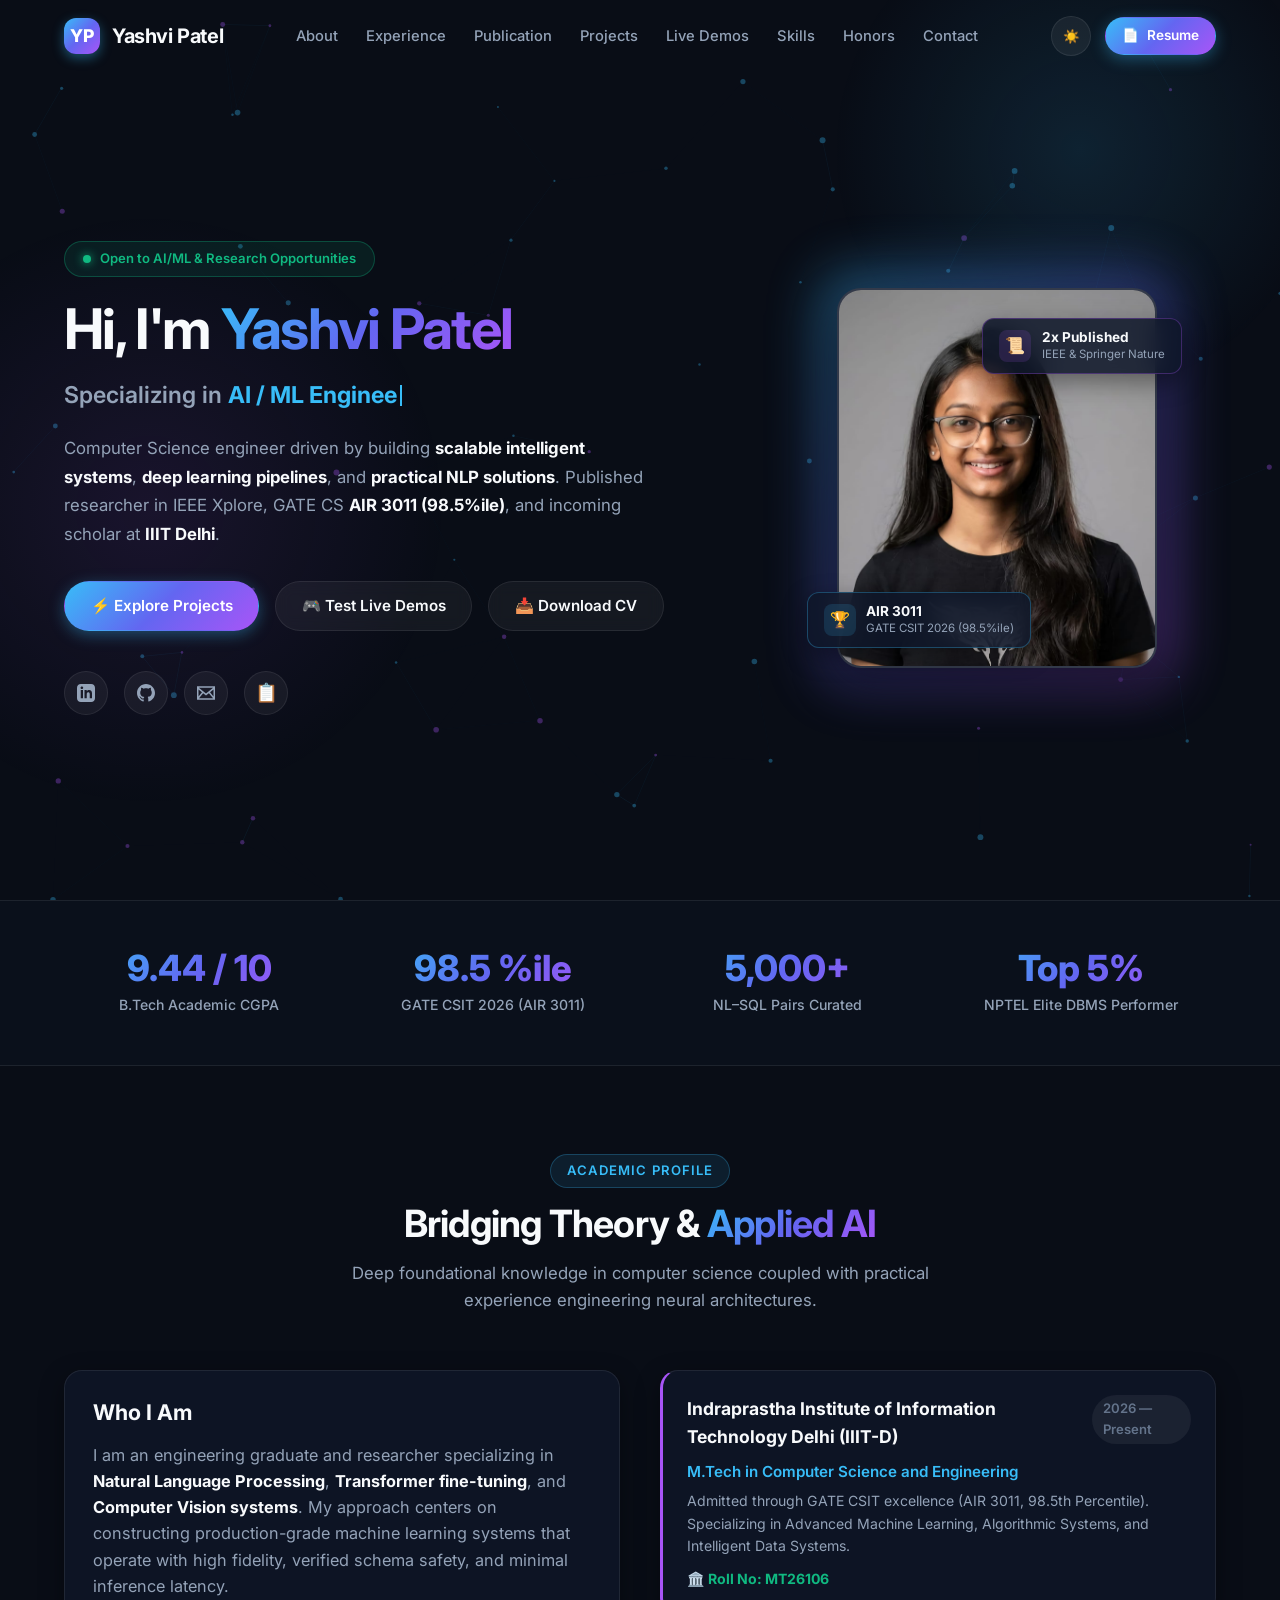
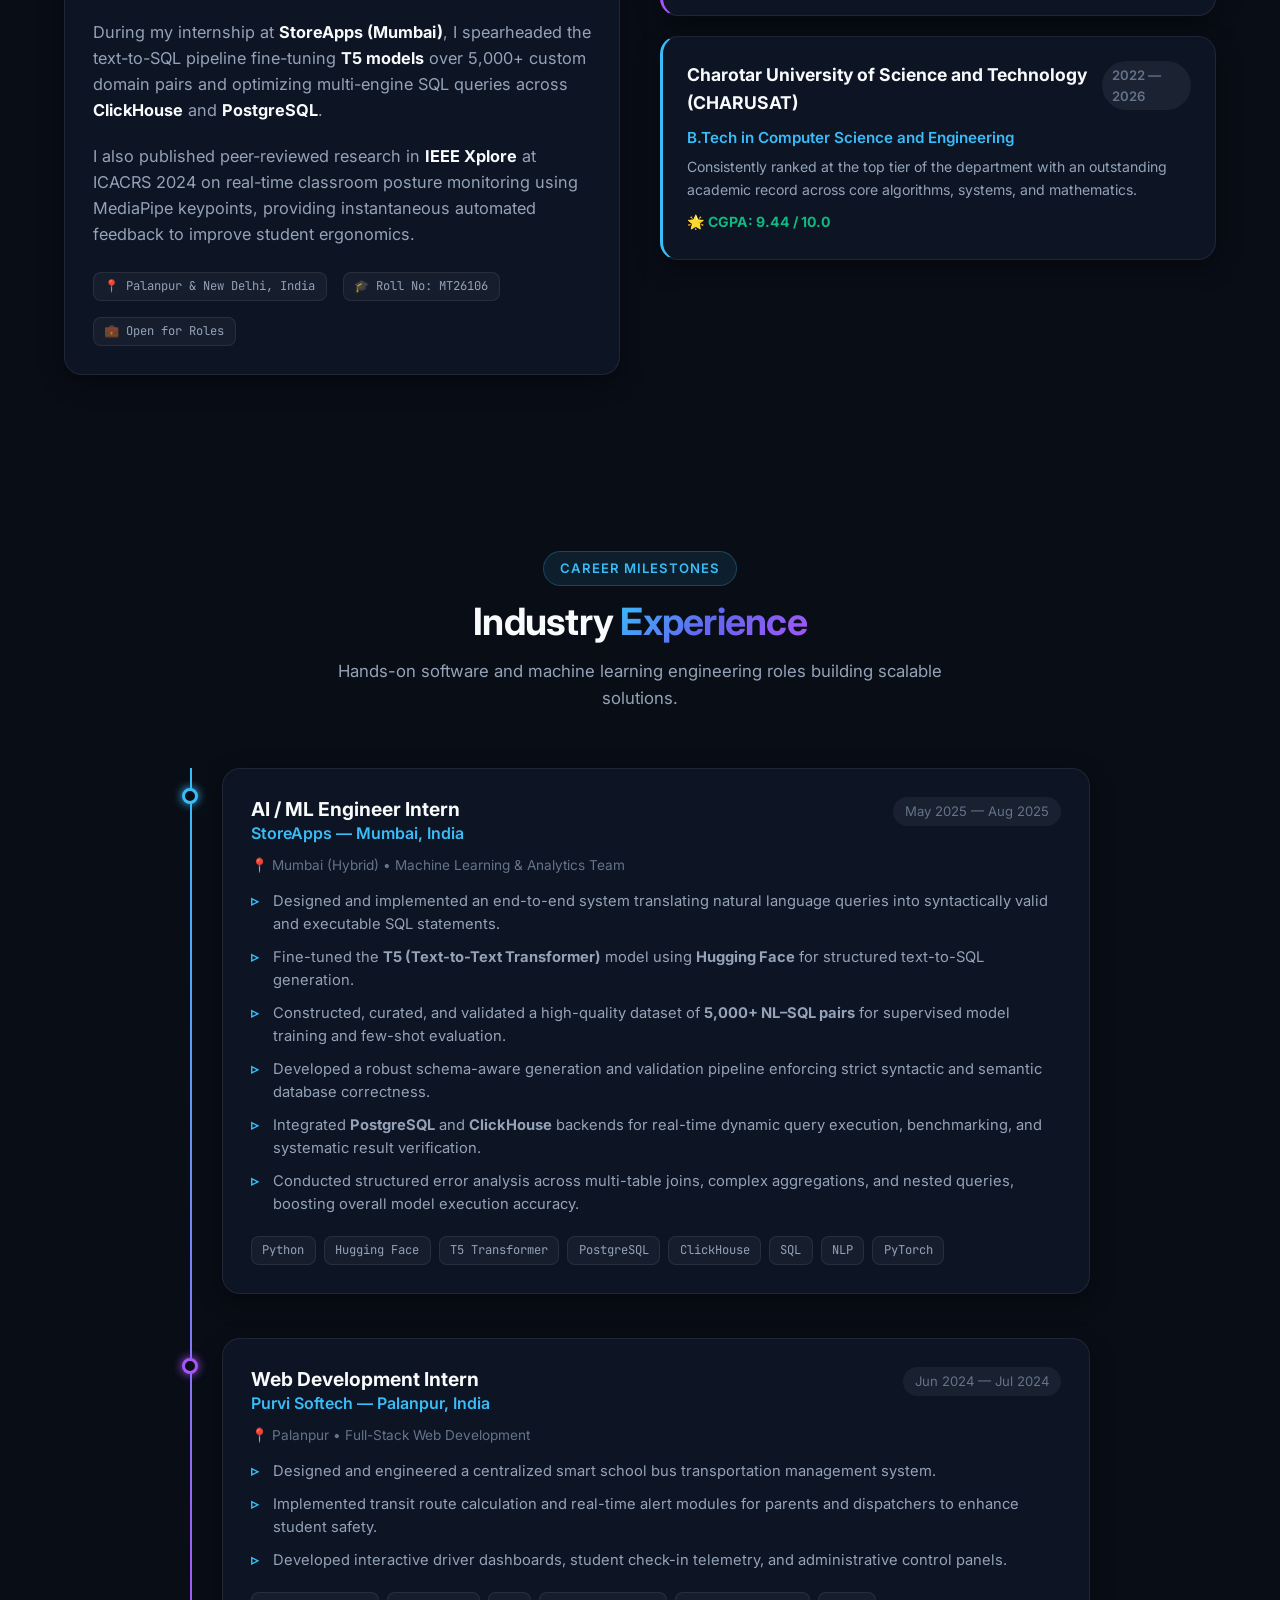
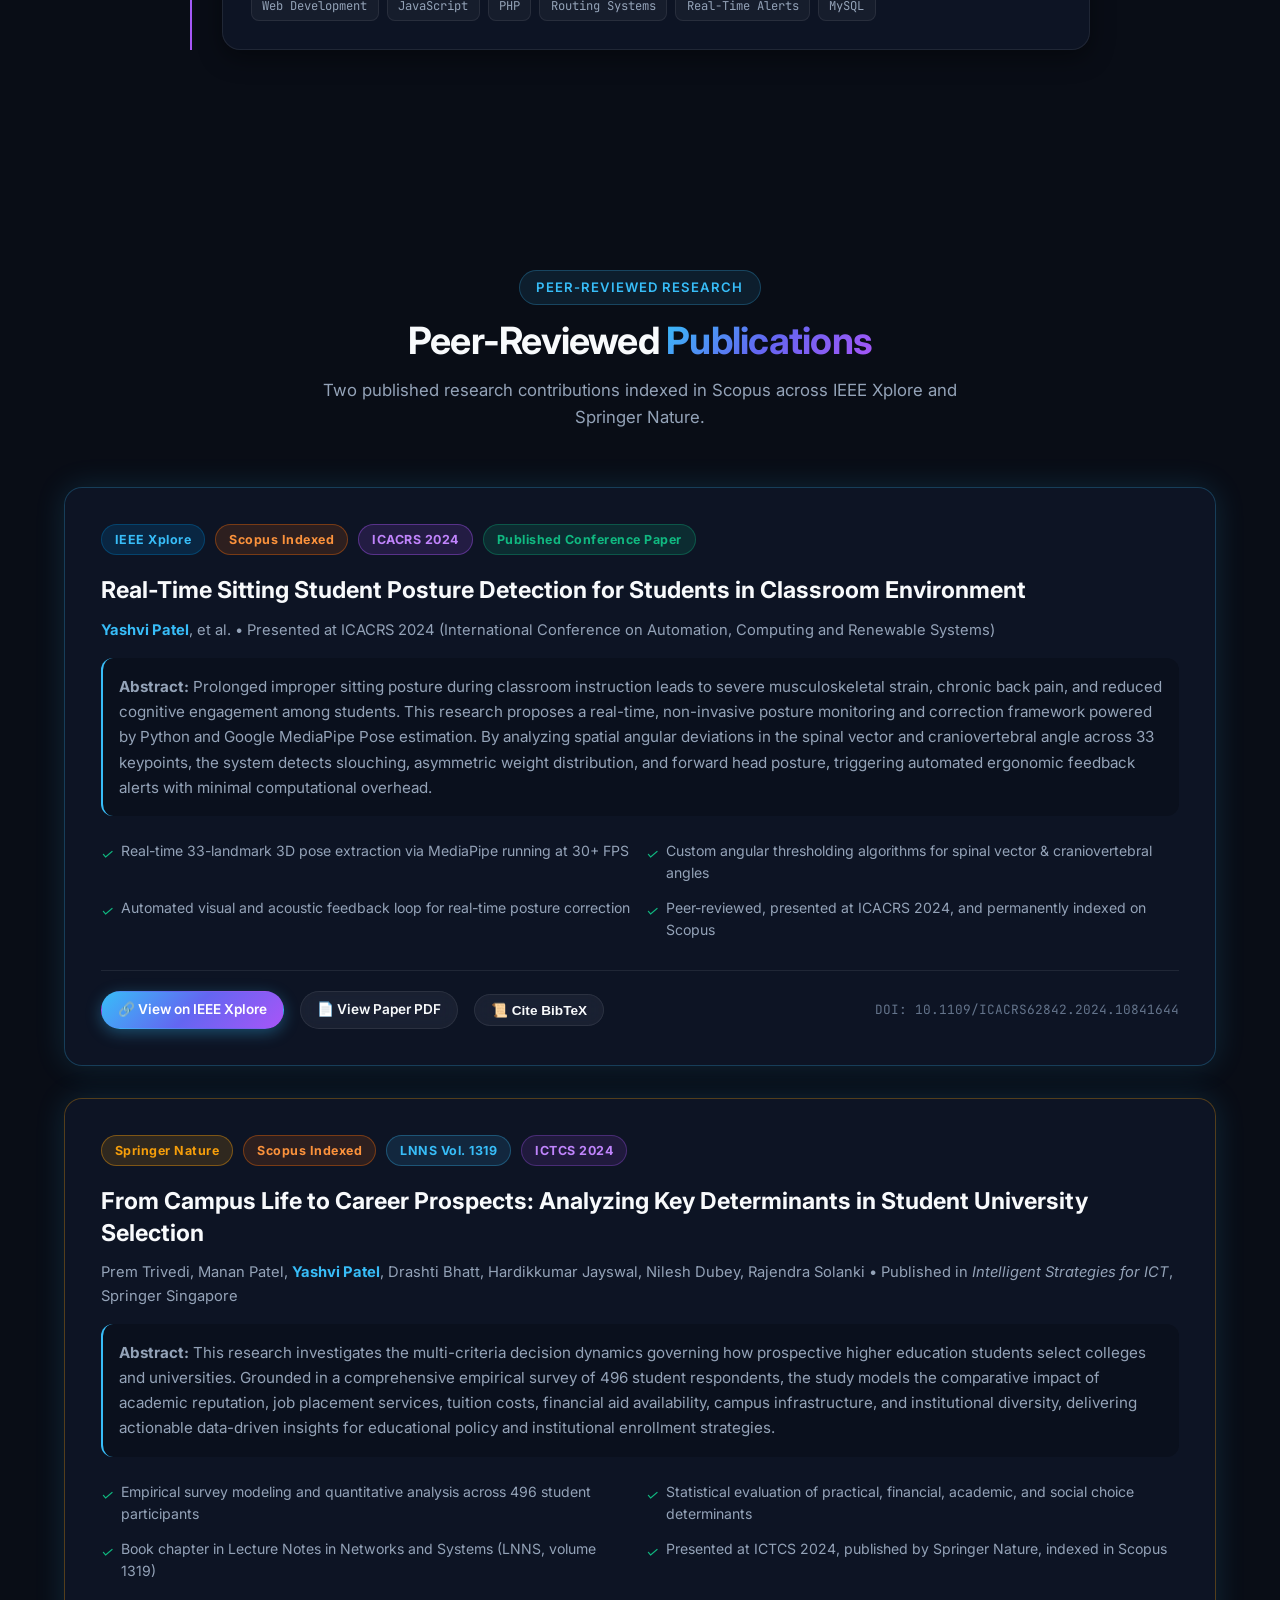
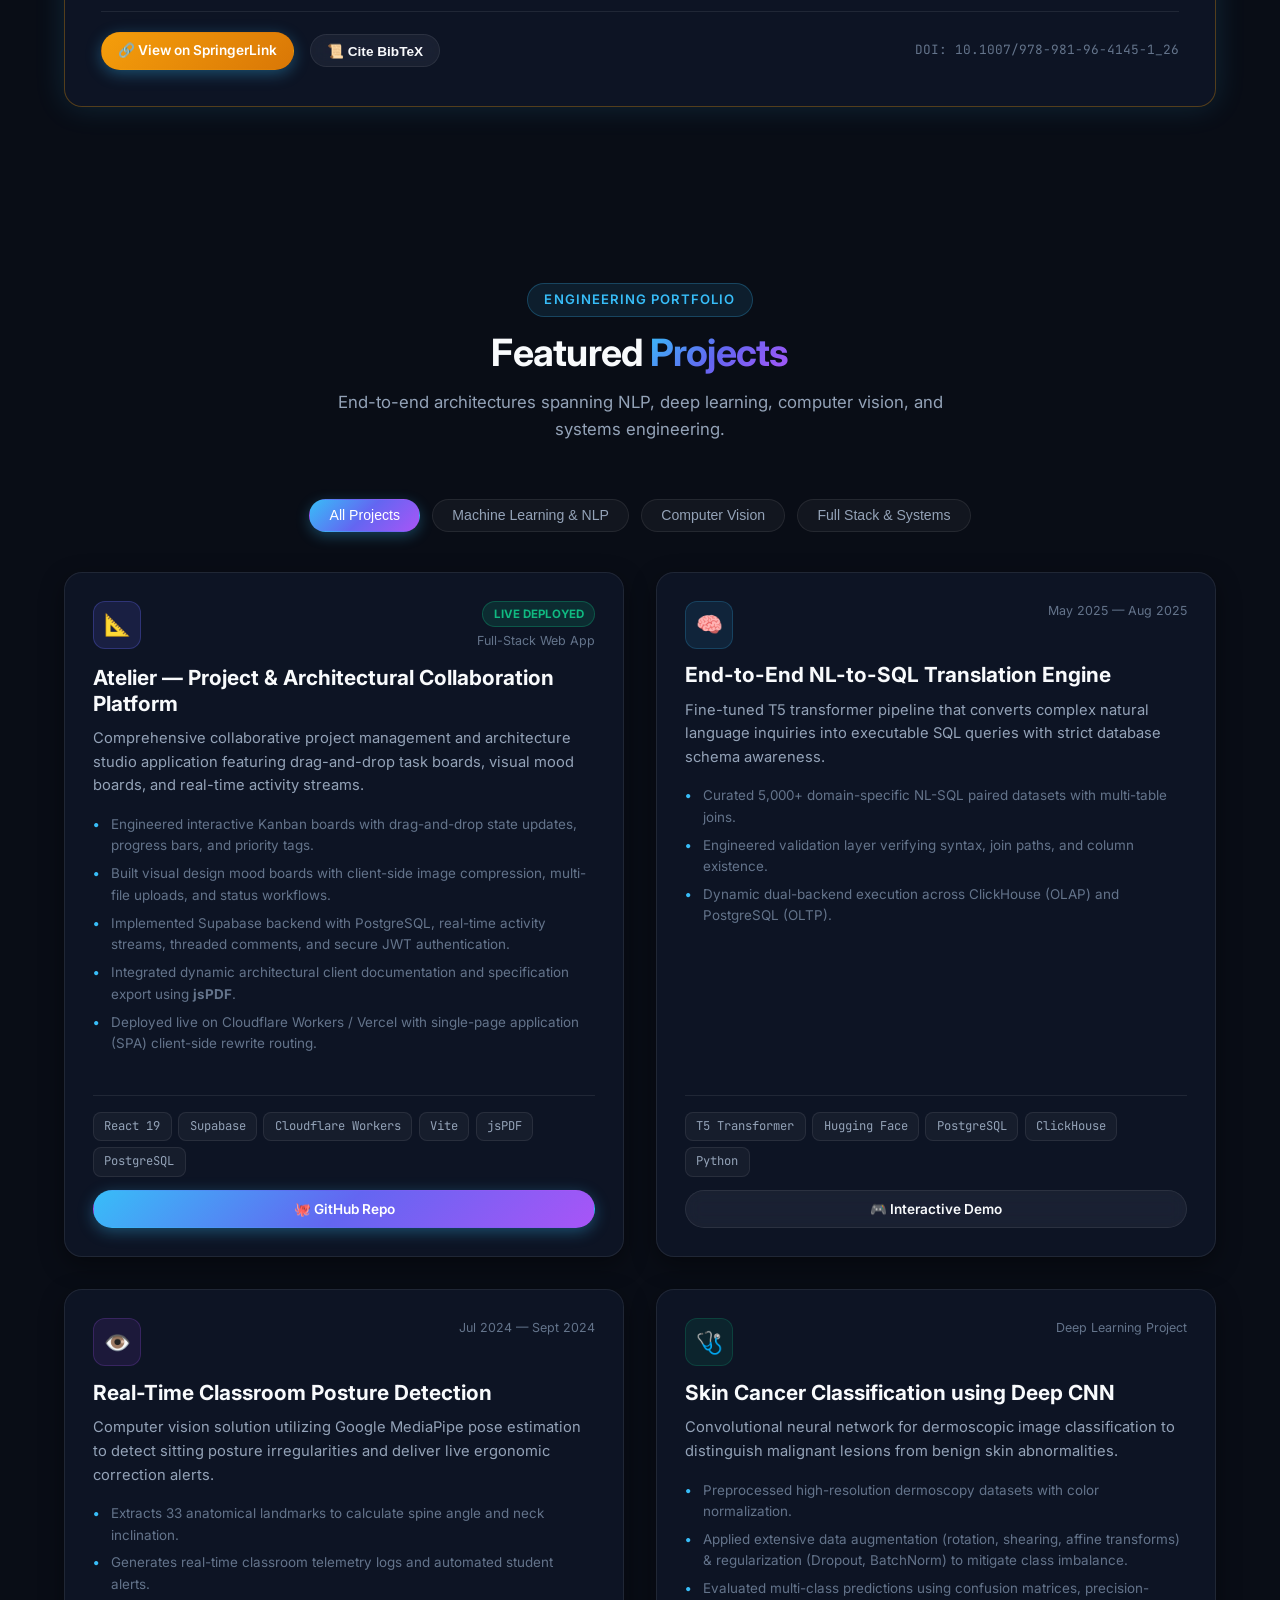
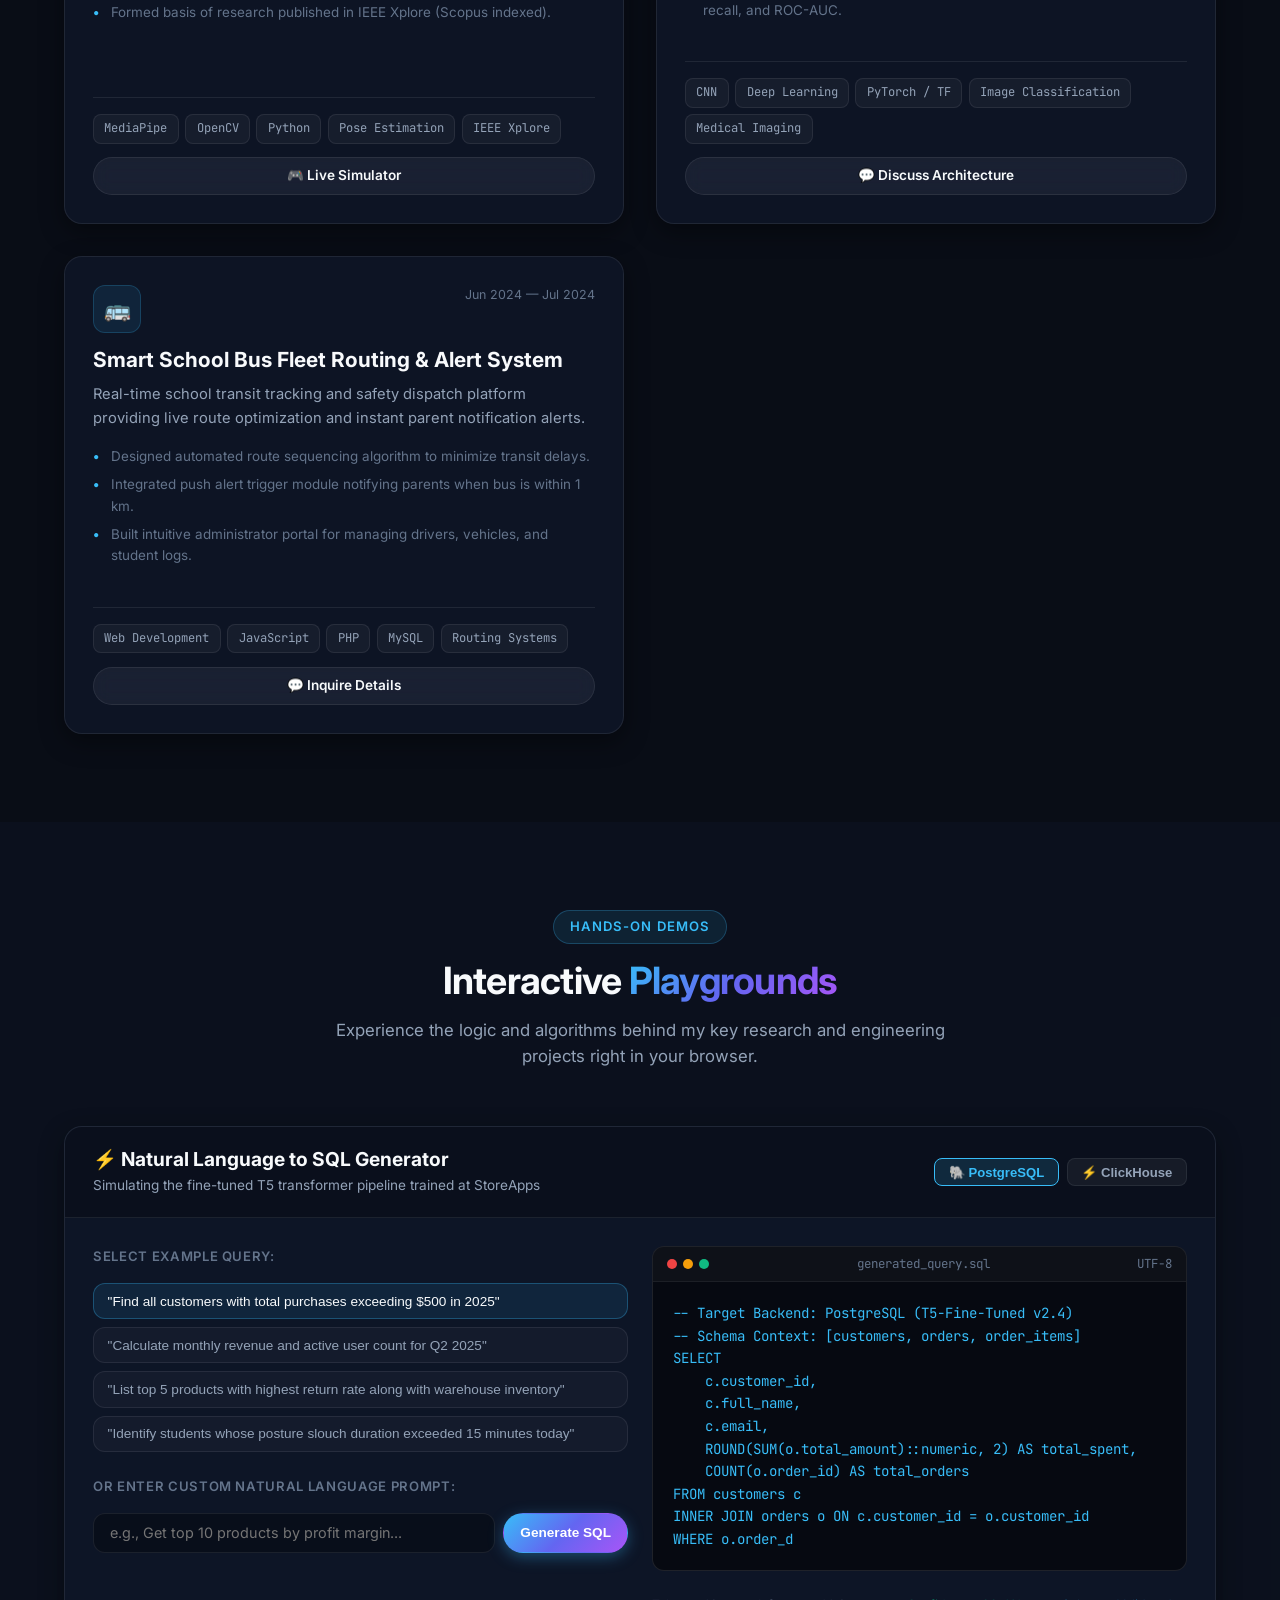
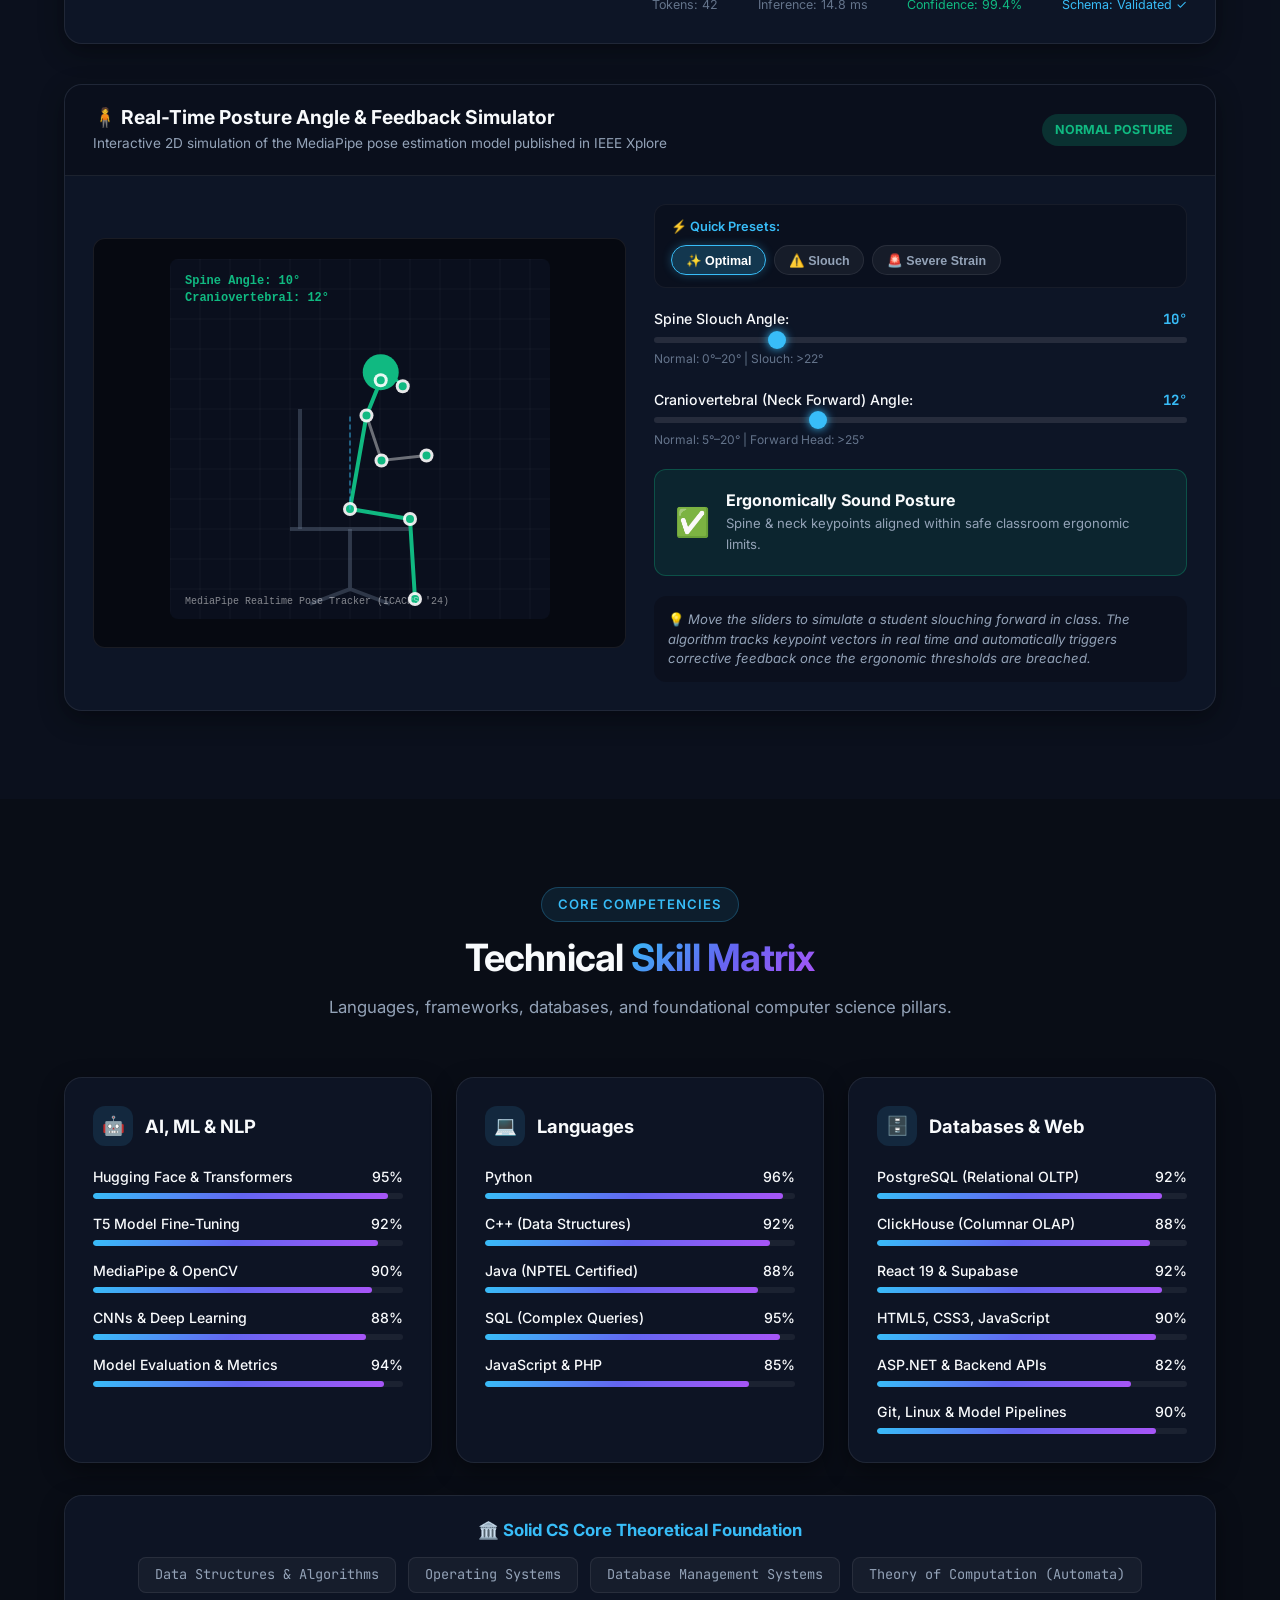
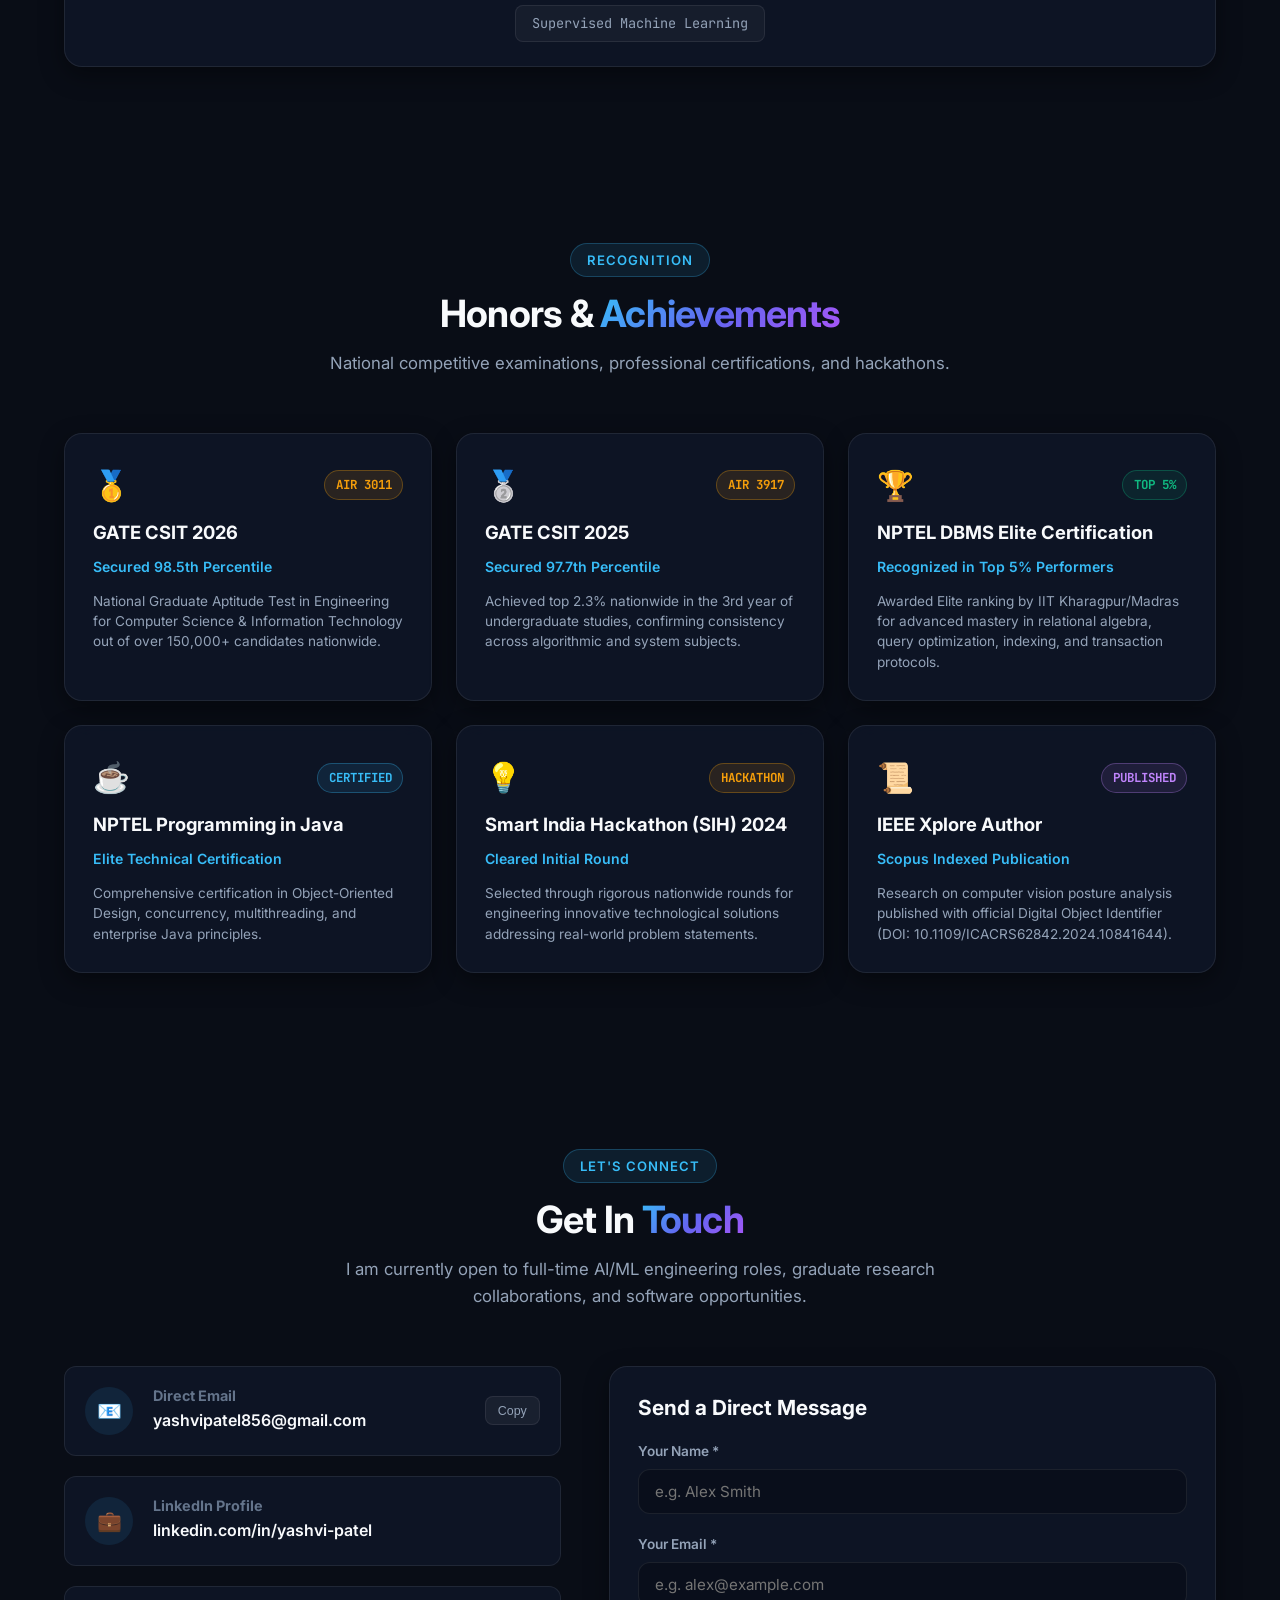
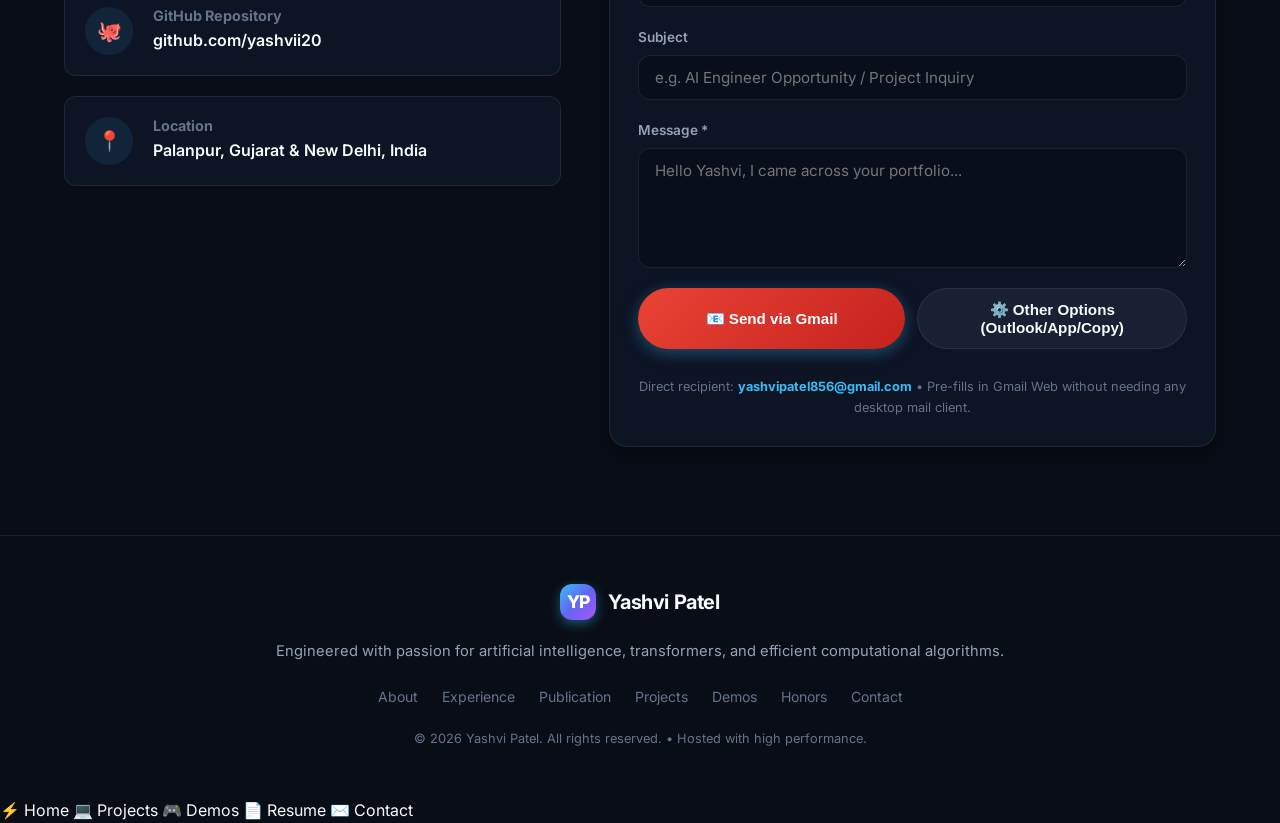
<file: index.html>
<!DOCTYPE html>
<html lang="en" data-theme="dark">
<head>
  <meta charset="UTF-8">
  <meta name="viewport" content="width=device-width, initial-scale=1.0">
  <title>Yashvi Patel | AI/ML Engineer & CS Researcher</title>
  <meta name="description" content="Portfolio of Yashvi Patel - AI/ML Engineer, NLP Researcher, and GATE CS AIR 3011 Scholar. Fine-tuned T5 models, MediaPipe Computer Vision, published in IEEE Xplore.">
  <meta name="keywords" content="Yashvi Patel, AI Engineer, Machine Learning, NLP, T5 Transformer, Computer Vision, MediaPipe, IIIT Delhi, CHARUSAT, GATE CS, IEEE Xplore">
  <meta name="author" content="Yashvi Patel">

  <!-- Open Graph / Meta -->
  <meta property="og:type" content="website">
  <meta property="og:title" content="Yashvi Patel | AI/ML Engineer & Researcher">
  <meta property="og:description" content="Explore projects in NLP, Text-to-SQL, Computer Vision, and IEEE-published research.">
  <meta property="og:image" content="assets/yashvi_patel.jpg">

  <!-- Favicon -->
  <link rel="icon" type="image/svg+xml" href="data:image/svg+xml,<svg xmlns='http://www.w3.org/2000/svg' viewBox='0 0 100 100'><text y='.9em' font-size='90'>🚀</text></svg>">

  <!-- Stylesheet -->
  <link rel="stylesheet" href="css/styles.css">

  <!-- Google Fonts -->
  <link rel="preconnect" href="https://fonts.googleapis.com">
  <link rel="preconnect" href="https://fonts.gstatic.com" crossorigin>
  <link href="https://fonts.googleapis.com/css2?family=Inter:wght@300;400;500;600;700;800&family=JetBrains+Mono:wght@400;500;700&display=swap" rel="stylesheet">
</head>
<body>

  <!-- Background Canvas & Ambience -->
  <canvas id="bg-canvas"></canvas>
  <div class="ambient-glow-1"></div>
  <div class="ambient-glow-2"></div>

  <!-- ==========================================================================
       NAVIGATION BAR
       ========================================================================== -->
  <nav class="navbar" id="navbar">
    <div class="container nav-container">
      <a href="#hero" class="nav-brand">
        <div class="nav-logo-badge">YP</div>
        <span>Yashvi Patel</span>
      </a>

      <ul class="nav-links">
        <li><a href="#about" class="nav-link">About</a></li>
        <li><a href="#experience" class="nav-link">Experience</a></li>
        <li><a href="#publication" class="nav-link">Publication</a></li>
        <li><a href="#projects" class="nav-link">Projects</a></li>
        <li><a href="#demos" class="nav-link">Live Demos</a></li>
        <li><a href="#skills" class="nav-link">Skills</a></li>
        <li><a href="#awards" class="nav-link">Honors</a></li>
        <li><a href="#contact" class="nav-link">Contact</a></li>
      </ul>

      <div class="nav-actions">
        <button id="themeToggleBtn" class="theme-toggle-btn" aria-label="Toggle theme">☀️</button>
        <a href="assets/Yashvi_Patel_Resume.pdf" target="_blank" class="btn btn-primary btn-sm">
          <span>📄</span>
          <span>Resume</span>
        </a>
        <button class="mobile-menu-btn" id="mobileMenuBtn" aria-label="Open menu">☰</button>
      </div>
    </div>
  </nav>

  <!-- Mobile Drawer -->
  <div class="mobile-nav-drawer" id="mobileNavDrawer">
    <a href="#about" class="mobile-nav-link">About</a>
    <a href="#experience" class="mobile-nav-link">Experience</a>
    <a href="#publication" class="mobile-nav-link">Publication</a>
    <a href="#projects" class="mobile-nav-link">Projects</a>
    <a href="#demos" class="mobile-nav-link">Live Demos</a>
    <a href="#skills" class="mobile-nav-link">Skills</a>
    <a href="#awards" class="mobile-nav-link">Honors</a>
    <a href="#contact" class="mobile-nav-link">Contact</a>
    <a href="assets/Yashvi_Patel_Resume.pdf" target="_blank" class="btn btn-primary btn-sm" style="text-align: center; margin-top: 0.5rem;">
      📄 Download Resume
    </a>
  </div>

  <main>
    <!-- ==========================================================================
         HERO SECTION
         ========================================================================== -->
    <section class="hero-section" id="hero">
      <div class="container hero-grid">
        <div class="hero-content">
          <div class="hero-status-pill">
            <span class="status-dot"></span>
            <span>Open to AI/ML & Research Opportunities</span>
          </div>

          <h1 class="hero-title">
            Hi, I'm <span class="text-gradient">Yashvi Patel</span>
          </h1>

          <div class="hero-typed-wrapper">
            <span>Specializing in</span>
            <span class="typed-text" id="typedText"></span>
            <span class="typing-cursor"></span>
          </div>

          <p class="hero-bio">
            Computer Science engineer driven by building <strong>scalable intelligent systems</strong>, 
            <strong>deep learning pipelines</strong>, and <strong>practical NLP solutions</strong>. Published researcher in IEEE Xplore, 
            GATE CS <strong>AIR 3011 (98.5%ile)</strong>, and incoming scholar at <strong>IIIT Delhi</strong>.
          </p>

          <div class="hero-cta-group">
            <a href="#projects" class="btn btn-primary">
              <span>⚡ Explore Projects</span>
            </a>
            <a href="#demos" class="btn btn-secondary">
              <span>🎮 Test Live Demos</span>
            </a>
            <a href="assets/Yashvi_Patel_Resume.pdf" target="_blank" class="btn btn-secondary">
              <span>📥 Download CV</span>
            </a>
          </div>

          <div class="hero-social-links">
            <a href="https://www.linkedin.com/in/yashvi-patel-6a3a37250/" target="_blank" rel="noopener noreferrer" class="social-icon-btn" title="LinkedIn Profile">
              <svg width="18" height="18" fill="currentColor" viewBox="0 0 24 24"><path d="M19 0h-14c-2.761 0-5 2.239-5 5v14c0 2.761 2.239 5 5 5h14c2.762 0 5-2.239 5-5v-14c0-2.761-2.238-5-5-5zm-11 19h-3v-11h3v11zm-1.5-12.268c-.966 0-1.75-.79-1.75-1.764s.784-1.764 1.75-1.764 1.75.79 1.75 1.764-.783 1.764-1.75 1.764zm13.5 12.268h-3v-5.604c0-3.368-4-3.113-4 0v5.604h-3v-11h3v1.765c1.396-2.586 7-2.777 7 2.476v6.759z"/></svg>
            </a>
            <a href="https://github.com/yashvii20" target="_blank" rel="noopener noreferrer" class="social-icon-btn" title="GitHub Profile">
              <svg width="18" height="18" fill="currentColor" viewBox="0 0 24 24"><path d="M12 0c-6.626 0-12 5.373-12 12 0 5.302 3.438 9.8 8.207 11.387.599.111.793-.261.793-.577v-2.234c-3.338.726-4.033-1.416-4.033-1.416-.546-1.387-1.333-1.756-1.333-1.756-1.089-.745.083-.729.083-.729 1.205.084 1.839 1.237 1.839 1.237 1.07 1.834 2.807 1.304 3.492.997.107-.775.418-1.305.762-1.604-2.665-.305-5.467-1.334-5.467-5.931 0-1.311.469-2.381 1.236-3.221-.124-.303-.535-1.524.117-3.176 0 0 1.008-.322 3.301 1.23.957-.266 1.983-.399 3.003-.404 1.02.005 2.047.138 3.006.404 2.291-1.552 3.297-1.23 3.297-1.23.653 1.653.242 2.874.118 3.176.77.84 1.235 1.911 1.235 3.221 0 4.609-2.807 5.624-5.479 5.921.43.372.823 1.102.823 2.222v3.293c0 .319.192.694.801.576 4.765-1.589 8.199-6.086 8.199-11.386 0-6.627-5.373-12-12-12z"/></svg>
            </a>
            <button id="heroEmailModalBtn" class="social-icon-btn" title="Send Email to Yashvi" style="cursor: pointer;">
              <svg width="18" height="18" fill="currentColor" viewBox="0 0 24 24"><path d="M0 3v18h24v-18h-24zm6.623 7.929l-4.623 5.712v-9.458l4.623 3.746zm-4.141-5.929h19.035l-9.517 7.713-9.518-7.713zm5.694 7.188l3.824 3.099 3.83-3.104 5.612 6.817h-18.779l5.513-6.812zm9.208-1.26l4.616-3.741v9.348l-4.616-5.607z"/></svg>
            </button>
            <button id="heroCopyEmailBtn" class="social-icon-btn" title="Copy Email to Clipboard">
              📋
            </button>
          </div>
        </div>

        <div class="hero-visual">
          <div class="hero-avatar-wrapper">
            <div class="avatar-backdrop-glow"></div>
            <div class="hero-avatar-card">
              <img src="assets/yashvi_patel.jpg" alt="Yashvi Patel Portrait" class="hero-avatar-img">
            </div>

            <!-- Floating Highlights (Desktop) -->
            <div class="floating-badge floating-badge-1">
              <div class="badge-icon blue">🏆</div>
              <div class="badge-content">
                <h4>AIR 3011</h4>
                <p>GATE CSIT 2026 (98.5%ile)</p>
              </div>
            </div>

            <div class="floating-badge floating-badge-2">
              <div class="badge-icon purple">📜</div>
              <div class="badge-content">
                <h4>2x Published</h4>
                <p>IEEE &amp; Springer Nature</p>
              </div>
            </div>
          </div>

          <!-- Mobile Hero Highlight Badges -->
          <div class="hero-mobile-badges">
            <div class="mobile-badge-pill">
              <span class="m-badge-icon">🏆</span>
              <span>AIR 3011 • GATE CS '26</span>
            </div>
            <div class="mobile-badge-pill">
              <span class="m-badge-icon">📜</span>
              <span>2x Published (IEEE + Springer)</span>
            </div>
            <div class="mobile-badge-pill">
              <span class="m-badge-icon">🎓</span>
              <span>M.Tech Scholar @ IIIT-D</span>
            </div>
          </div>
        </div>
      </div>
    </section>

    <!-- ==========================================================================
         METRICS / HIGHLIGHTS BAR
         ========================================================================== -->
    <section class="stats-bar-section">
      <div class="container">
        <div class="stats-grid">
          <div class="stat-item">
            <div class="stat-value">9.44 / 10</div>
            <div class="stat-label">B.Tech Academic CGPA</div>
          </div>
          <div class="stat-item">
            <div class="stat-value">98.5 %ile</div>
            <div class="stat-label">GATE CSIT 2026 (AIR 3011)</div>
          </div>
          <div class="stat-item">
            <div class="stat-value">5,000+</div>
            <div class="stat-label">NL–SQL Pairs Curated</div>
          </div>
          <div class="stat-item">
            <div class="stat-value">Top 5%</div>
            <div class="stat-label">NPTEL Elite DBMS Performer</div>
          </div>
        </div>
      </div>
    </section>

    <!-- ==========================================================================
         ABOUT ME & EDUCATION
         ========================================================================== -->
    <section class="section" id="about">
      <div class="container">
        <div class="section-header">
          <div class="section-tag">Academic Profile</div>
          <h2 class="section-title">Bridging Theory & <span class="text-gradient">Applied AI</span></h2>
          <p class="section-subtitle">
            Deep foundational knowledge in computer science coupled with practical experience engineering neural architectures.
          </p>
        </div>

        <div class="about-grid">
          <div class="glass-card about-text">
            <h3 style="font-size: 1.35rem; margin-bottom: 1rem;">Who I Am</h3>
            <p>
              I am an engineering graduate and researcher specializing in <strong>Natural Language Processing</strong>, 
              <strong>Transformer fine-tuning</strong>, and <strong>Computer Vision systems</strong>. My approach centers on constructing 
              production-grade machine learning systems that operate with high fidelity, verified schema safety, and minimal inference latency.
            </p>
            <p>
              During my internship at <strong>StoreApps (Mumbai)</strong>, I spearheaded the text-to-SQL pipeline fine-tuning <strong>T5 models</strong> 
              over 5,000+ custom domain pairs and optimizing multi-engine SQL queries across <strong>ClickHouse</strong> and <strong>PostgreSQL</strong>.
            </p>
            <p>
              I also published peer-reviewed research in <strong>IEEE Xplore</strong> at ICACRS 2024 on real-time classroom posture monitoring using 
              MediaPipe keypoints, providing instantaneous automated feedback to improve student ergonomics.
            </p>
            <div style="display: flex; gap: 1rem; margin-top: 1.5rem; flex-wrap: wrap;">
              <span class="tech-tag">📍 Palanpur & New Delhi, India</span>
              <span class="tech-tag">🎓 Roll No: MT26106</span>
              <span class="tech-tag">💼 Open for Roles</span>
            </div>
          </div>

          <div class="education-cards">
            <!-- IIIT Delhi Card -->
            <div class="glass-card edu-card iiitd">
              <div class="edu-header">
                <div class="edu-school">Indraprastha Institute of Information Technology Delhi (IIIT-D)</div>
                <div class="edu-year">2026 — Present</div>
              </div>
              <div class="edu-degree">M.Tech in Computer Science and Engineering</div>
              <p style="font-size: 0.88rem; color: var(--text-secondary); margin-bottom: 0.5rem;">
                Admitted through GATE CSIT excellence (AIR 3011, 98.5th Percentile). Specializing in Advanced Machine Learning, Algorithmic Systems, and Intelligent Data Systems.
              </p>
              <div class="edu-score">
                <span>🏛️ Roll No: MT26106</span>
              </div>
            </div>

            <!-- CHARUSAT Card -->
            <div class="glass-card edu-card">
              <div class="edu-header">
                <div class="edu-school">Charotar University of Science and Technology (CHARUSAT)</div>
                <div class="edu-year">2022 — 2026</div>
              </div>
              <div class="edu-degree">B.Tech in Computer Science and Engineering</div>
              <p style="font-size: 0.88rem; color: var(--text-secondary); margin-bottom: 0.5rem;">
                Consistently ranked at the top tier of the department with an outstanding academic record across core algorithms, systems, and mathematics.
              </p>
              <div class="edu-score">
                <span>🌟 CGPA: 9.44 / 10.0</span>
              </div>
            </div>
          </div>
        </div>
      </div>
    </section>

    <!-- ==========================================================================
         WORK EXPERIENCE
         ========================================================================== -->
    <section class="section" id="experience">
      <div class="container">
        <div class="section-header">
          <div class="section-tag">Career Milestones</div>
          <h2 class="section-title">Industry <span class="text-gradient">Experience</span></h2>
          <p class="section-subtitle">
            Hands-on software and machine learning engineering roles building scalable solutions.
          </p>
        </div>

        <div class="experience-timeline">
          <!-- StoreApps -->
          <div class="timeline-item">
            <div class="timeline-dot"></div>
            <div class="glass-card">
              <div class="exp-header">
                <div>
                  <h3 class="exp-role">AI / ML Engineer Intern</h3>
                  <div class="exp-company">StoreApps — Mumbai, India</div>
                </div>
                <div class="exp-duration">May 2025 — Aug 2025</div>
              </div>

              <div class="exp-location">
                <span>📍 Mumbai (Hybrid) • Machine Learning & Analytics Team</span>
              </div>

              <ul class="exp-bullets">
                <li>Designed and implemented an end-to-end system translating natural language queries into syntactically valid and executable SQL statements.</li>
                <li>Fine-tuned the <strong>T5 (Text-to-Text Transformer)</strong> model using <strong>Hugging Face</strong> for structured text-to-SQL generation.</li>
                <li>Constructed, curated, and validated a high-quality dataset of <strong>5,000+ NL–SQL pairs</strong> for supervised model training and few-shot evaluation.</li>
                <li>Developed a robust schema-aware generation and validation pipeline enforcing strict syntactic and semantic database correctness.</li>
                <li>Integrated <strong>PostgreSQL</strong> and <strong>ClickHouse</strong> backends for real-time dynamic query execution, benchmarking, and systematic result verification.</li>
                <li>Conducted structured error analysis across multi-table joins, complex aggregations, and nested queries, boosting overall model execution accuracy.</li>
              </ul>

              <div class="exp-tech-tags">
                <span class="tech-tag">Python</span>
                <span class="tech-tag">Hugging Face</span>
                <span class="tech-tag">T5 Transformer</span>
                <span class="tech-tag">PostgreSQL</span>
                <span class="tech-tag">ClickHouse</span>
                <span class="tech-tag">SQL</span>
                <span class="tech-tag">NLP</span>
                <span class="tech-tag">PyTorch</span>
              </div>
            </div>
          </div>

          <!-- Purvi Softech -->
          <div class="timeline-item">
            <div class="timeline-dot"></div>
            <div class="glass-card">
              <div class="exp-header">
                <div>
                  <h3 class="exp-role">Web Development Intern</h3>
                  <div class="exp-company">Purvi Softech — Palanpur, India</div>
                </div>
                <div class="exp-duration">Jun 2024 — Jul 2024</div>
              </div>

              <div class="exp-location">
                <span>📍 Palanpur • Full-Stack Web Development</span>
              </div>

              <ul class="exp-bullets">
                <li>Designed and engineered a centralized smart school bus transportation management system.</li>
                <li>Implemented transit route calculation and real-time alert modules for parents and dispatchers to enhance student safety.</li>
                <li>Developed interactive driver dashboards, student check-in telemetry, and administrative control panels.</li>
              </ul>

              <div class="exp-tech-tags">
                <span class="tech-tag">Web Development</span>
                <span class="tech-tag">JavaScript</span>
                <span class="tech-tag">PHP</span>
                <span class="tech-tag">Routing Systems</span>
                <span class="tech-tag">Real-Time Alerts</span>
                <span class="tech-tag">MySQL</span>
              </div>
            </div>
          </div>
        </div>
      </div>
    </section>

    <!-- ==========================================================================
         RESEARCH & PUBLICATIONS
         ========================================================================== -->
    <section class="section" id="publication">
      <div class="container">
        <div class="section-header">
          <div class="section-tag">Peer-Reviewed Research</div>
          <h2 class="section-title">Peer-Reviewed <span class="text-gradient">Publications</span></h2>
          <p class="section-subtitle">
            Two published research contributions indexed in Scopus across IEEE Xplore and Springer Nature.
          </p>
        </div>

        <div style="display: flex; flex-direction: column; gap: 2rem;">
          <!-- Publication 1: IEEE Xplore -->
          <div class="glass-card publication-card">
            <div class="pub-badge-row">
              <span class="pub-badge ieee">IEEE Xplore</span>
              <span class="pub-badge scopus">Scopus Indexed</span>
              <span class="pub-badge icacrs">ICACRS 2024</span>
              <span class="pub-badge" style="background: rgba(16, 185, 129, 0.15); color: #10b981; border: 1px solid rgba(16, 185, 129, 0.3);">
                Published Conference Paper
              </span>
            </div>

            <h3 class="pub-title">
              Real-Time Sitting Student Posture Detection for Students in Classroom Environment
            </h3>

            <div class="pub-authors">
              <strong>Yashvi Patel</strong>, et al. • Presented at ICACRS 2024 (International Conference on Automation, Computing and Renewable Systems)
            </div>

            <div class="pub-abstract">
              <strong>Abstract:</strong> Prolonged improper sitting posture during classroom instruction leads to severe musculoskeletal strain, chronic back pain, and reduced cognitive engagement among students. This research proposes a real-time, non-invasive posture monitoring and correction framework powered by Python and Google MediaPipe Pose estimation. By analyzing spatial angular deviations in the spinal vector and craniovertebral angle across 33 keypoints, the system detects slouching, asymmetric weight distribution, and forward head posture, triggering automated ergonomic feedback alerts with minimal computational overhead.
            </div>

            <ul class="pub-highlights-list">
              <li class="pub-highlight-item">
                <i>✓</i> <span>Real-time 33-landmark 3D pose extraction via MediaPipe running at 30+ FPS</span>
              </li>
              <li class="pub-highlight-item">
                <i>✓</i> <span>Custom angular thresholding algorithms for spinal vector & craniovertebral angles</span>
              </li>
              <li class="pub-highlight-item">
                <i>✓</i> <span>Automated visual and acoustic feedback loop for real-time posture correction</span>
              </li>
              <li class="pub-highlight-item">
                <i>✓</i> <span>Peer-reviewed, presented at ICACRS 2024, and permanently indexed on Scopus</span>
              </li>
            </ul>

            <div class="pub-actions">
              <a href="https://doi.org/10.1109/ICACRS62842.2024.10841644" target="_blank" rel="noopener noreferrer" class="btn btn-primary btn-sm">
                <span>🔗 View on IEEE Xplore</span>
              </a>
              <a href="assets/Posture_Detection_IEEE_Paper.pdf" target="_blank" class="btn btn-secondary btn-sm">
                <span>📄 View Paper PDF</span>
              </a>
              <button class="btn btn-secondary btn-sm view-bibtex-btn" data-paper="ieee">
                <span>📜 Cite BibTeX</span>
              </button>
              <div class="doi-pill" style="margin-left: auto;">
                DOI: 10.1109/ICACRS62842.2024.10841644
              </div>
            </div>
          </div>

          <!-- Publication 2: Springer Nature -->
          <div class="glass-card publication-card" style="border-color: rgba(245, 158, 11, 0.3);">
            <div class="pub-badge-row">
              <span class="pub-badge" style="background: rgba(245, 158, 11, 0.15); color: #f59e0b; border: 1px solid rgba(245, 158, 11, 0.4);">Springer Nature</span>
              <span class="pub-badge scopus">Scopus Indexed</span>
              <span class="pub-badge" style="background: rgba(56, 189, 248, 0.12); color: #38bdf8; border: 1px solid rgba(56, 189, 248, 0.3);">LNNS Vol. 1319</span>
              <span class="pub-badge" style="background: rgba(168, 85, 247, 0.12); color: #c084fc; border: 1px solid rgba(168, 85, 247, 0.3);">ICTCS 2024</span>
            </div>

            <h3 class="pub-title">
              From Campus Life to Career Prospects: Analyzing Key Determinants in Student University Selection
            </h3>

            <div class="pub-authors">
              Prem Trivedi, Manan Patel, <strong>Yashvi Patel</strong>, Drashti Bhatt, Hardikkumar Jayswal, Nilesh Dubey, Rajendra Solanki • Published in <em>Intelligent Strategies for ICT</em>, Springer Singapore
            </div>

            <div class="pub-abstract">
              <strong>Abstract:</strong> This research investigates the multi-criteria decision dynamics governing how prospective higher education students select colleges and universities. Grounded in a comprehensive empirical survey of 496 student respondents, the study models the comparative impact of academic reputation, job placement services, tuition costs, financial aid availability, campus infrastructure, and institutional diversity, delivering actionable data-driven insights for educational policy and institutional enrollment strategies.
            </div>

            <ul class="pub-highlights-list">
              <li class="pub-highlight-item">
                <i>✓</i> <span>Empirical survey modeling and quantitative analysis across 496 student participants</span>
              </li>
              <li class="pub-highlight-item">
                <i>✓</i> <span>Statistical evaluation of practical, financial, academic, and social choice determinants</span>
              </li>
              <li class="pub-highlight-item">
                <i>✓</i> <span>Book chapter in Lecture Notes in Networks and Systems (LNNS, volume 1319)</span>
              </li>
              <li class="pub-highlight-item">
                <i>✓</i> <span>Presented at ICTCS 2024, published by Springer Nature, indexed in Scopus</span>
              </li>
            </ul>

            <div class="pub-actions">
              <a href="https://doi.org/10.1007/978-981-96-4145-1_26" target="_blank" rel="noopener noreferrer" class="btn btn-primary btn-sm" style="background: linear-gradient(135deg, #f59e0b, #d97706);">
                <span>🔗 View on SpringerLink</span>
              </a>
              <button class="btn btn-secondary btn-sm view-bibtex-btn" data-paper="springer">
                <span>📜 Cite BibTeX</span>
              </button>
              <div class="doi-pill" style="margin-left: auto;">
                DOI: 10.1007/978-981-96-4145-1_26
              </div>
            </div>
          </div>
        </div>
      </div>
    </section>

    <!-- ==========================================================================
         FEATURED PROJECTS
         ========================================================================== -->
    <section class="section" id="projects">
      <div class="container">
        <div class="section-header">
          <div class="section-tag">Engineering Portfolio</div>
          <h2 class="section-title">Featured <span class="text-gradient">Projects</span></h2>
          <p class="section-subtitle">
            End-to-end architectures spanning NLP, deep learning, computer vision, and systems engineering.
          </p>
        </div>

        <div class="project-filters">
          <button class="filter-btn active" data-filter="all">All Projects</button>
          <button class="filter-btn" data-filter="ml-nlp">Machine Learning & NLP</button>
          <button class="filter-btn" data-filter="cv">Computer Vision</button>
          <button class="filter-btn" data-filter="systems">Full Stack & Systems</button>
        </div>

        <div class="projects-grid">
          <!-- Project 0: Atelier Project Management -->
          <div class="glass-card project-card" data-category="systems">
            <div class="project-card-top">
              <div class="project-card-header">
                <div class="project-icon-box" style="background: rgba(99, 102, 241, 0.15); color: #818cf8; border-color: rgba(99, 102, 241, 0.3);">📐</div>
                <div style="display: flex; flex-direction: column; align-items: flex-end; gap: 4px;">
                  <span style="padding: 0.2rem 0.65rem; border-radius: var(--radius-full); font-size: 0.72rem; font-weight: 700; background: rgba(16, 185, 129, 0.15); color: #10b981; border: 1px solid rgba(16, 185, 129, 0.3);">LIVE DEPLOYED</span>
                  <div class="project-date">Full-Stack Web App</div>
                </div>
              </div>
              <h3 class="project-title">Atelier — Project & Architectural Collaboration Platform</h3>
              <p class="project-description">
                Comprehensive collaborative project management and architecture studio application featuring drag-and-drop task boards, visual mood boards, and real-time activity streams.
              </p>
              <ul class="project-highlights">
                <li>Engineered interactive Kanban boards with drag-and-drop state updates, progress bars, and priority tags.</li>
                <li>Built visual design mood boards with client-side image compression, multi-file uploads, and status workflows.</li>
                <li>Implemented Supabase backend with PostgreSQL, real-time activity streams, threaded comments, and secure JWT authentication.</li>
                <li>Integrated dynamic architectural client documentation and specification export using <strong>jsPDF</strong>.</li>
                <li>Deployed live on Cloudflare Workers / Vercel with single-page application (SPA) client-side rewrite routing.</li>
              </ul>
            </div>
            <div class="project-card-bottom">
              <div class="project-tech-tags">
                <span class="tech-tag">React 19</span>
                <span class="tech-tag">Supabase</span>
                <span class="tech-tag">Cloudflare Workers</span>
                <span class="tech-tag">Vite</span>
                <span class="tech-tag">jsPDF</span>
                <span class="tech-tag">PostgreSQL</span>
              </div>
              <div class="project-actions">
                <a href="https://github.com/yashvii20/Proj_Management" target="_blank" rel="noopener noreferrer" class="btn btn-primary btn-sm" style="flex: 1;">
                  <span>🐙 GitHub Repo</span>
                </a>
              </div>
            </div>
          </div>

          <!-- Project 1: NL-to-SQL -->
          <div class="glass-card project-card" data-category="ml-nlp">
            <div class="project-card-top">
              <div class="project-card-header">
                <div class="project-icon-box">🧠</div>
                <div class="project-date">May 2025 — Aug 2025</div>
              </div>
              <h3 class="project-title">End-to-End NL-to-SQL Translation Engine</h3>
              <p class="project-description">
                Fine-tuned T5 transformer pipeline that converts complex natural language inquiries into executable SQL queries with strict database schema awareness.
              </p>
              <ul class="project-highlights">
                <li>Curated 5,000+ domain-specific NL-SQL paired datasets with multi-table joins.</li>
                <li>Engineered validation layer verifying syntax, join paths, and column existence.</li>
                <li>Dynamic dual-backend execution across ClickHouse (OLAP) and PostgreSQL (OLTP).</li>
              </ul>
            </div>
            <div class="project-card-bottom">
              <div class="project-tech-tags">
                <span class="tech-tag">T5 Transformer</span>
                <span class="tech-tag">Hugging Face</span>
                <span class="tech-tag">PostgreSQL</span>
                <span class="tech-tag">ClickHouse</span>
                <span class="tech-tag">Python</span>
              </div>
              <div class="project-actions">
                <a href="#demos" class="btn btn-secondary btn-sm" style="flex: 1;">🎮 Interactive Demo</a>
              </div>
            </div>
          </div>

          <!-- Project 2: Posture Detection -->
          <div class="glass-card project-card" data-category="cv">
            <div class="project-card-top">
              <div class="project-card-header">
                <div class="project-icon-box purple">👁️</div>
                <div class="project-date">Jul 2024 — Sept 2024</div>
              </div>
              <h3 class="project-title">Real-Time Classroom Posture Detection</h3>
              <p class="project-description">
                Computer vision solution utilizing Google MediaPipe pose estimation to detect sitting posture irregularities and deliver live ergonomic correction alerts.
              </p>
              <ul class="project-highlights">
                <li>Extracts 33 anatomical landmarks to calculate spine angle and neck inclination.</li>
                <li>Generates real-time classroom telemetry logs and automated student alerts.</li>
                <li>Formed basis of research published in IEEE Xplore (Scopus indexed).</li>
              </ul>
            </div>
            <div class="project-card-bottom">
              <div class="project-tech-tags">
                <span class="tech-tag">MediaPipe</span>
                <span class="tech-tag">OpenCV</span>
                <span class="tech-tag">Python</span>
                <span class="tech-tag">Pose Estimation</span>
                <span class="tech-tag">IEEE Xplore</span>
              </div>
              <div class="project-actions">
                <a href="#demos" class="btn btn-secondary btn-sm" style="flex: 1;">🎮 Live Simulator</a>
              </div>
            </div>
          </div>

          <!-- Project 3: Skin Cancer CNN -->
          <div class="glass-card project-card" data-category="cv ml-nlp">
            <div class="project-card-top">
              <div class="project-card-header">
                <div class="project-icon-box emerald">🩺</div>
                <div class="project-date">Deep Learning Project</div>
              </div>
              <h3 class="project-title">Skin Cancer Classification using Deep CNN</h3>
              <p class="project-description">
                Convolutional neural network for dermoscopic image classification to distinguish malignant lesions from benign skin abnormalities.
              </p>
              <ul class="project-highlights">
                <li>Preprocessed high-resolution dermoscopy datasets with color normalization.</li>
                <li>Applied extensive data augmentation (rotation, shearing, affine transforms) & regularization (Dropout, BatchNorm) to mitigate class imbalance.</li>
                <li>Evaluated multi-class predictions using confusion matrices, precision-recall, and ROC-AUC.</li>
              </ul>
            </div>
            <div class="project-card-bottom">
              <div class="project-tech-tags">
                <span class="tech-tag">CNN</span>
                <span class="tech-tag">Deep Learning</span>
                <span class="tech-tag">PyTorch / TF</span>
                <span class="tech-tag">Image Classification</span>
                <span class="tech-tag">Medical Imaging</span>
              </div>
              <div class="project-actions">
                <a href="#contact" class="btn btn-secondary btn-sm" style="flex: 1;">💬 Discuss Architecture</a>
              </div>
            </div>
          </div>

          <!-- Project 4: Smart School Bus System -->
          <div class="glass-card project-card" data-category="systems">
            <div class="project-card-top">
              <div class="project-card-header">
                <div class="project-icon-box">🚌</div>
                <div class="project-date">Jun 2024 — Jul 2024</div>
              </div>
              <h3 class="project-title">Smart School Bus Fleet Routing & Alert System</h3>
              <p class="project-description">
                Real-time school transit tracking and safety dispatch platform providing live route optimization and instant parent notification alerts.
              </p>
              <ul class="project-highlights">
                <li>Designed automated route sequencing algorithm to minimize transit delays.</li>
                <li>Integrated push alert trigger module notifying parents when bus is within 1 km.</li>
                <li>Built intuitive administrator portal for managing drivers, vehicles, and student logs.</li>
              </ul>
            </div>
            <div class="project-card-bottom">
              <div class="project-tech-tags">
                <span class="tech-tag">Web Development</span>
                <span class="tech-tag">JavaScript</span>
                <span class="tech-tag">PHP</span>
                <span class="tech-tag">MySQL</span>
                <span class="tech-tag">Routing Systems</span>
              </div>
              <div class="project-actions">
                <a href="#contact" class="btn btn-secondary btn-sm" style="flex: 1;">💬 Inquire Details</a>
              </div>
            </div>
          </div>
        </div>
      </div>
    </section>

    <!-- ==========================================================================
         INTERACTIVE DEMOS SECTION
         ========================================================================== -->
    <section class="section" id="demos" style="background: rgba(15, 23, 42, 0.4);">
      <div class="container">
        <div class="section-header">
          <div class="section-tag">Hands-On Demos</div>
          <h2 class="section-title">Interactive <span class="text-gradient">Playgrounds</span></h2>
          <p class="section-subtitle">
            Experience the logic and algorithms behind my key research and engineering projects right in your browser.
          </p>
        </div>

        <div class="demos-wrapper">
          <!-- Demo 1: NL to SQL Generator -->
          <div class="demo-container">
            <div class="demo-header">
              <div class="demo-title-group">
                <h3>⚡ Natural Language to SQL Generator</h3>
                <p>Simulating the fine-tuned T5 transformer pipeline trained at StoreApps</p>
              </div>
              <div class="demo-tabs">
                <button class="demo-tab-btn active" data-engine="postgres">🐘 PostgreSQL</button>
                <button class="demo-tab-btn" data-engine="clickhouse">⚡ ClickHouse</button>
              </div>
            </div>

            <div class="demo-body">
              <div class="sql-demo-grid">
                <div class="sql-input-pane">
                  <div class="preset-queries-label">Select Example Query:</div>
                  <div class="preset-chips">
                    <button class="preset-chip active" data-query="Find all customers with total purchases exceeding $500 in 2025">
                      "Find all customers with total purchases exceeding $500 in 2025"
                    </button>
                    <button class="preset-chip" data-query="Calculate monthly revenue and active user count for Q2 2025">
                      "Calculate monthly revenue and active user count for Q2 2025"
                    </button>
                    <button class="preset-chip" data-query="List top 5 products with highest return rate along with warehouse inventory">
                      "List top 5 products with highest return rate along with warehouse inventory"
                    </button>
                    <button class="preset-chip" data-query="Identify students whose posture slouch duration exceeded 15 minutes today">
                      "Identify students whose posture slouch duration exceeded 15 minutes today"
                    </button>
                  </div>

                  <div class="preset-queries-label" style="margin-top: 0.5rem;">Or Enter Custom Natural Language Prompt:</div>
                  <div class="sql-custom-input-box">
                    <input type="text" id="sqlQueryInput" class="sql-input-field" placeholder="e.g., Get top 10 products by profit margin...">
                    <button id="sqlGenerateBtn" class="btn btn-primary btn-sm">Generate SQL</button>
                  </div>
                </div>

                <div class="sql-output-pane">
                  <div class="code-editor-box">
                    <div class="code-editor-top">
                      <div class="window-dots">
                        <div class="window-dot red"></div>
                        <div class="window-dot yellow"></div>
                        <div class="window-dot green"></div>
                      </div>
                      <span id="editorLanguageLabel">generated_query.sql</span>
                      <span>UTF-8</span>
                    </div>
                    <div class="code-editor-content" id="sqlCodeOutput">
                      -- Generating query...
                    </div>
                  </div>

                  <div class="sql-meta-stats">
                    <span id="statTokens">Tokens: 42</span>
                    <span id="statLatency">Inference: 14.8 ms</span>
                    <span id="statConfidence" style="color: var(--accent-emerald);">Confidence: 99.4%</span>
                    <span style="color: var(--accent-cyan);">Schema: Validated ✓</span>
                  </div>
                </div>
              </div>
            </div>
          </div>

          <!-- Demo 2: Posture Detection Simulator -->
          <div class="demo-container">
            <div class="demo-header">
              <div class="demo-title-group">
                <h3>🧍 Real-Time Posture Angle & Feedback Simulator</h3>
                <p>Interactive 2D simulation of the MediaPipe pose estimation model published in IEEE Xplore</p>
              </div>
              <div id="postureAlertBadge" style="padding: 0.35rem 0.85rem; border-radius: var(--radius-full); font-size: 0.78rem; font-weight: 700; background: rgba(16, 185, 129, 0.2); color: #10b981;">
                NORMAL POSTURE
              </div>
            </div>

            <div class="demo-body">
              <div class="posture-demo-grid">
                <div class="posture-canvas-wrapper">
                  <canvas id="postureCanvas" width="380" height="360"></canvas>
                </div>

                <div class="posture-controls">
                  <!-- Quick Preset Tap Buttons -->
                  <div class="posture-presets">
                    <span class="presets-label">⚡ Quick Presets:</span>
                    <div class="preset-btn-group">
                      <button type="button" class="posture-preset-btn active" data-spine="10" data-neck="12">✨ Optimal</button>
                      <button type="button" class="posture-preset-btn" data-spine="26" data-neck="18">⚠️ Slouch</button>
                      <button type="button" class="posture-preset-btn" data-spine="38" data-neck="35">🚨 Severe Strain</button>
                    </div>
                  </div>

                  <div class="slider-group">
                    <div class="slider-label-row">
                      <span>Spine Slouch Angle:</span>
                      <span class="slider-val" id="spineValText">10°</span>
                    </div>
                    <input type="range" id="spineSlider" class="posture-slider" min="0" max="45" value="10">
                    <span style="font-size: 0.75rem; color: var(--text-muted);">Normal: 0°–20° | Slouch: &gt;22°</span>
                  </div>

                  <div class="slider-group">
                    <div class="slider-label-row">
                      <span>Craniovertebral (Neck Forward) Angle:</span>
                      <span class="slider-val" id="neckValText">12°</span>
                    </div>
                    <input type="range" id="neckSlider" class="posture-slider" min="0" max="40" value="12">
                    <span style="font-size: 0.75rem; color: var(--text-muted);">Normal: 5°–20° | Forward Head: &gt;25°</span>
                  </div>

                  <div class="posture-status-box" id="postureStatusBox">
                    <div class="status-indicator-icon" id="postureStatusIcon">✅</div>
                    <div class="status-details">
                      <h4 id="postureStatusTitle">Ergonomically Sound Posture</h4>
                      <p id="postureStatusDesc">Spine & neck keypoints aligned within safe classroom ergonomic limits.</p>
                    </div>
                  </div>

                  <div style="font-size: 0.82rem; color: var(--text-secondary); line-height: 1.5; background: rgba(0,0,0,0.2); padding: 0.85rem; border-radius: var(--radius-md);">
                    💡 <em>Move the sliders to simulate a student slouching forward in class. The algorithm tracks keypoint vectors in real time and automatically triggers corrective feedback once the ergonomic thresholds are breached.</em>
                  </div>
                </div>
              </div>
            </div>
          </div>
        </div>
      </div>
    </section>

    <!-- ==========================================================================
         SKILLS & TECHNOLOGIES
         ========================================================================== -->
    <section class="section" id="skills">
      <div class="container">
        <div class="section-header">
          <div class="section-tag">Core Competencies</div>
          <h2 class="section-title">Technical <span class="text-gradient">Skill Matrix</span></h2>
          <p class="section-subtitle">
            Languages, frameworks, databases, and foundational computer science pillars.
          </p>
        </div>

        <div class="skills-grid">
          <!-- ML / NLP -->
          <div class="glass-card skill-category-card">
            <div class="skill-category-header">
              <div class="skill-cat-icon">🤖</div>
              <h3 class="skill-cat-title">AI, ML & NLP</h3>
            </div>
            <div class="skill-items-list">
              <div class="skill-item">
                <div class="skill-info">
                  <span>Hugging Face & Transformers</span>
                  <span>95%</span>
                </div>
                <div class="skill-bar-bg"><div class="skill-bar-fill" data-width="95%"></div></div>
              </div>
              <div class="skill-item">
                <div class="skill-info">
                  <span>T5 Model Fine-Tuning</span>
                  <span>92%</span>
                </div>
                <div class="skill-bar-bg"><div class="skill-bar-fill" data-width="92%"></div></div>
              </div>
              <div class="skill-item">
                <div class="skill-info">
                  <span>MediaPipe & OpenCV</span>
                  <span>90%</span>
                </div>
                <div class="skill-bar-bg"><div class="skill-bar-fill" data-width="90%"></div></div>
              </div>
              <div class="skill-item">
                <div class="skill-info">
                  <span>CNNs & Deep Learning</span>
                  <span>88%</span>
                </div>
                <div class="skill-bar-bg"><div class="skill-bar-fill" data-width="88%"></div></div>
              </div>
              <div class="skill-item">
                <div class="skill-info">
                  <span>Model Evaluation & Metrics</span>
                  <span>94%</span>
                </div>
                <div class="skill-bar-bg"><div class="skill-bar-fill" data-width="94%"></div></div>
              </div>
            </div>
          </div>

          <!-- Programming Languages -->
          <div class="glass-card skill-category-card">
            <div class="skill-category-header">
              <div class="skill-cat-icon">💻</div>
              <h3 class="skill-cat-title">Languages</h3>
            </div>
            <div class="skill-items-list">
              <div class="skill-item">
                <div class="skill-info">
                  <span>Python</span>
                  <span>96%</span>
                </div>
                <div class="skill-bar-bg"><div class="skill-bar-fill" data-width="96%"></div></div>
              </div>
              <div class="skill-item">
                <div class="skill-info">
                  <span>C++ (Data Structures)</span>
                  <span>92%</span>
                </div>
                <div class="skill-bar-bg"><div class="skill-bar-fill" data-width="92%"></div></div>
              </div>
              <div class="skill-item">
                <div class="skill-info">
                  <span>Java (NPTEL Certified)</span>
                  <span>88%</span>
                </div>
                <div class="skill-bar-bg"><div class="skill-bar-fill" data-width="88%"></div></div>
              </div>
              <div class="skill-item">
                <div class="skill-info">
                  <span>SQL (Complex Queries)</span>
                  <span>95%</span>
                </div>
                <div class="skill-bar-bg"><div class="skill-bar-fill" data-width="95%"></div></div>
              </div>
              <div class="skill-item">
                <div class="skill-info">
                  <span>JavaScript & PHP</span>
                  <span>85%</span>
                </div>
                <div class="skill-bar-bg"><div class="skill-bar-fill" data-width="85%"></div></div>
              </div>
            </div>
          </div>

          <!-- Databases & Systems -->
          <div class="glass-card skill-category-card">
            <div class="skill-category-header">
              <div class="skill-cat-icon">🗄️</div>
              <h3 class="skill-cat-title">Databases & Web</h3>
            </div>
            <div class="skill-items-list">
              <div class="skill-item">
                <div class="skill-info">
                  <span>PostgreSQL (Relational OLTP)</span>
                  <span>92%</span>
                </div>
                <div class="skill-bar-bg"><div class="skill-bar-fill" data-width="92%"></div></div>
              </div>
              <div class="skill-item">
                <div class="skill-info">
                  <span>ClickHouse (Columnar OLAP)</span>
                  <span>88%</span>
                </div>
                <div class="skill-bar-bg"><div class="skill-bar-fill" data-width="88%"></div></div>
              </div>
              <div class="skill-item">
                <div class="skill-info">
                  <span>React 19 & Supabase</span>
                  <span>92%</span>
                </div>
                <div class="skill-bar-bg"><div class="skill-bar-fill" data-width="92%"></div></div>
              </div>
              <div class="skill-item">
                <div class="skill-info">
                  <span>HTML5, CSS3, JavaScript</span>
                  <span>90%</span>
                </div>
                <div class="skill-bar-bg"><div class="skill-bar-fill" data-width="90%"></div></div>
              </div>
              <div class="skill-item">
                <div class="skill-info">
                  <span>ASP.NET & Backend APIs</span>
                  <span>82%</span>
                </div>
                <div class="skill-bar-bg"><div class="skill-bar-fill" data-width="82%"></div></div>
              </div>
              <div class="skill-item">
                <div class="skill-info">
                  <span>Git, Linux & Model Pipelines</span>
                  <span>90%</span>
                </div>
                <div class="skill-bar-bg"><div class="skill-bar-fill" data-width="90%"></div></div>
              </div>
            </div>
          </div>
        </div>

        <!-- Core CS Subjects Badges -->
        <div class="glass-card" style="margin-top: 2rem; padding: 1.5rem; text-align: center;">
          <h4 style="font-size: 1.05rem; margin-bottom: 1rem; color: var(--accent-cyan);">
            🏛️ Solid CS Core Theoretical Foundation
          </h4>
          <div style="display: flex; justify-content: center; flex-wrap: wrap; gap: 0.75rem;">
            <span class="tech-tag" style="padding: 0.4rem 1rem; font-size: 0.85rem;">Data Structures & Algorithms</span>
            <span class="tech-tag" style="padding: 0.4rem 1rem; font-size: 0.85rem;">Operating Systems</span>
            <span class="tech-tag" style="padding: 0.4rem 1rem; font-size: 0.85rem;">Database Management Systems</span>
            <span class="tech-tag" style="padding: 0.4rem 1rem; font-size: 0.85rem;">Theory of Computation (Automata)</span>
            <span class="tech-tag" style="padding: 0.4rem 1rem; font-size: 0.85rem;">Supervised Machine Learning</span>
          </div>
        </div>
      </div>
    </section>

    <!-- ==========================================================================
         AWARDS & ACHIEVEMENTS
         ========================================================================== -->
    <section class="section" id="awards">
      <div class="container">
        <div class="section-header">
          <div class="section-tag">Recognition</div>
          <h2 class="section-title">Honors & <span class="text-gradient">Achievements</span></h2>
          <p class="section-subtitle">
            National competitive examinations, professional certifications, and hackathons.
          </p>
        </div>

        <div class="awards-grid">
          <!-- Award 1: GATE 2026 -->
          <div class="glass-card award-card">
            <div class="award-icon-row">
              <span class="award-medal">🥇</span>
              <span class="award-rank-pill">AIR 3011</span>
            </div>
            <h3 class="award-title">GATE CSIT 2026</h3>
            <div class="award-subtitle">Secured 98.5th Percentile</div>
            <p class="award-desc">
              National Graduate Aptitude Test in Engineering for Computer Science & Information Technology out of over 150,000+ candidates nationwide.
            </p>
          </div>

          <!-- Award 2: GATE 2025 -->
          <div class="glass-card award-card">
            <div class="award-icon-row">
              <span class="award-medal">🥈</span>
              <span class="award-rank-pill">AIR 3917</span>
            </div>
            <h3 class="award-title">GATE CSIT 2025</h3>
            <div class="award-subtitle">Secured 97.7th Percentile</div>
            <p class="award-desc">
              Achieved top 2.3% nationwide in the 3rd year of undergraduate studies, confirming consistency across algorithmic and system subjects.
            </p>
          </div>

          <!-- Award 3: NPTEL DBMS Top 5% -->
          <div class="glass-card award-card">
            <div class="award-icon-row">
              <span class="award-medal">🏆</span>
              <span class="award-rank-pill" style="color: #10b981; border-color: rgba(16,185,129,0.3); background: rgba(16,185,129,0.1);">TOP 5%</span>
            </div>
            <h3 class="award-title">NPTEL DBMS Elite Certification</h3>
            <div class="award-subtitle">Recognized in Top 5% Performers</div>
            <p class="award-desc">
              Awarded Elite ranking by IIT Kharagpur/Madras for advanced mastery in relational algebra, query optimization, indexing, and transaction protocols.
            </p>
          </div>

          <!-- Award 4: NPTEL Java -->
          <div class="glass-card award-card">
            <div class="award-icon-row">
              <span class="award-medal">☕</span>
              <span class="award-rank-pill" style="color: #38bdf8; border-color: rgba(56,189,248,0.3); background: rgba(56,189,248,0.1);">CERTIFIED</span>
            </div>
            <h3 class="award-title">NPTEL Programming in Java</h3>
            <div class="award-subtitle">Elite Technical Certification</div>
            <p class="award-desc">
              Comprehensive certification in Object-Oriented Design, concurrency, multithreading, and enterprise Java principles.
            </p>
          </div>

          <!-- Award 5: SIH 2024 -->
          <div class="glass-card award-card">
            <div class="award-icon-row">
              <span class="award-medal">💡</span>
              <span class="award-rank-pill">HACKATHON</span>
            </div>
            <h3 class="award-title">Smart India Hackathon (SIH) 2024</h3>
            <div class="award-subtitle">Cleared Initial Round</div>
            <p class="award-desc">
              Selected through rigorous nationwide rounds for engineering innovative technological solutions addressing real-world problem statements.
            </p>
          </div>

          <!-- Award 6: IEEE Xplore Scopus Indexed -->
          <div class="glass-card award-card">
            <div class="award-icon-row">
              <span class="award-medal">📜</span>
              <span class="award-rank-pill" style="color: #c084fc; border-color: rgba(192,132,252,0.3); background: rgba(192,132,252,0.1);">PUBLISHED</span>
            </div>
            <h3 class="award-title">IEEE Xplore Author</h3>
            <div class="award-subtitle">Scopus Indexed Publication</div>
            <p class="award-desc">
              Research on computer vision posture analysis published with official Digital Object Identifier (DOI: 10.1109/ICACRS62842.2024.10841644).
            </p>
          </div>
        </div>
      </div>
    </section>

    <!-- ==========================================================================
         CONTACT SECTION
         ========================================================================== -->
    <section class="section" id="contact">
      <div class="container">
        <div class="section-header">
          <div class="section-tag">Let's Connect</div>
          <h2 class="section-title">Get In <span class="text-gradient">Touch</span></h2>
          <p class="section-subtitle">
            I am currently open to full-time AI/ML engineering roles, graduate research collaborations, and software opportunities.
          </p>
        </div>

        <div class="contact-grid">
          <div class="contact-info-cards">
            <!-- Email -->
            <div class="contact-item-card">
              <div class="contact-item-icon">📧</div>
              <div class="contact-item-details">
                <h4>Direct Email</h4>
                <a href="javascript:void(0)" id="contactCardEmailLink" title="Click to send email to Yashvi">yashvipatel856@gmail.com</a>
              </div>
              <button class="copy-email-btn" id="copyEmailBtn" title="Copy to clipboard">Copy</button>
            </div>

            <!-- LinkedIn -->
            <div class="contact-item-card">
              <div class="contact-item-icon">💼</div>
              <div class="contact-item-details">
                <h4>LinkedIn Profile</h4>
                <a href="https://www.linkedin.com/in/yashvi-patel-6a3a37250/" target="_blank" rel="noopener noreferrer">
                  linkedin.com/in/yashvi-patel
                </a>
              </div>
            </div>

            <!-- GitHub -->
            <div class="contact-item-card">
              <div class="contact-item-icon">🐙</div>
              <div class="contact-item-details">
                <h4>GitHub Repository</h4>
                <a href="https://github.com/yashvii20" target="_blank" rel="noopener noreferrer">
                  github.com/yashvii20
                </a>
              </div>
            </div>

            <!-- Location -->
            <div class="contact-item-card">
              <div class="contact-item-icon">📍</div>
              <div class="contact-item-details">
                <h4>Location</h4>
                <p>Palanpur, Gujarat & New Delhi, India</p>
              </div>
            </div>
          </div>

          <!-- Contact Form -->
          <div class="glass-card">
            <h3 style="font-size: 1.3rem; margin-bottom: 1.25rem;">Send a Direct Message</h3>
            <form id="portfolioContactForm" class="contact-form">
              <div class="form-group">
                <label for="senderName">Your Name *</label>
                <input type="text" id="senderName" class="form-input" placeholder="e.g. Alex Smith" required>
              </div>

              <div class="form-group">
                <label for="senderEmail">Your Email *</label>
                <input type="email" id="senderEmail" class="form-input" placeholder="e.g. alex@example.com" required>
              </div>

              <div class="form-group">
                <label for="senderSubject">Subject</label>
                <input type="text" id="senderSubject" class="form-input" placeholder="e.g. AI Engineer Opportunity / Project Inquiry">
              </div>

              <div class="form-group">
                <label for="senderMessage">Message *</label>
                <textarea id="senderMessage" class="form-textarea" placeholder="Hello Yashvi, I came across your portfolio..." required></textarea>
              </div>

              <div style="display: flex; gap: 0.75rem; flex-wrap: wrap;">
                <button type="submit" id="sendViaGmailBtn" class="btn btn-primary" style="flex: 1; min-width: 200px; background: linear-gradient(135deg, #ea4335, #c5221f); border: none;">
                  <span>📧 Send via Gmail</span>
                </button>
                <button type="button" id="openMoreEmailOptionsBtn" class="btn btn-secondary" style="flex: 1; min-width: 200px;">
                  <span>⚙️ Other Options (Outlook/App/Copy)</span>
                </button>
              </div>
              <p style="font-size: 0.8rem; color: var(--text-muted); text-align: center; margin-top: 0.5rem;">
                Direct recipient: <strong style="color: var(--accent-cyan);">yashvipatel856@gmail.com</strong> • Pre-fills in Gmail Web without needing any desktop mail client.
              </p>
            </form>
          </div>
        </div>
      </div>
    </section>
  </main>

  <!-- ==========================================================================
       FOOTER
       ========================================================================== -->
  <footer class="footer">
    <div class="container footer-content">
      <div class="nav-brand">
        <div class="nav-logo-badge">YP</div>
        <span>Yashvi Patel</span>
      </div>

      <p class="footer-tagline">
        Engineered with passion for artificial intelligence, transformers, and efficient computational algorithms.
      </p>

      <ul class="footer-links">
        <li><a href="#about" class="footer-link">About</a></li>
        <li><a href="#experience" class="footer-link">Experience</a></li>
        <li><a href="#publication" class="footer-link">Publication</a></li>
        <li><a href="#projects" class="footer-link">Projects</a></li>
        <li><a href="#demos" class="footer-link">Demos</a></li>
        <li><a href="#awards" class="footer-link">Honors</a></li>
        <li><a href="#contact" class="footer-link">Contact</a></li>
      </ul>

      <p class="footer-copy">
        © 2026 Yashvi Patel. All rights reserved. • Hosted with high performance.
      </p>
    </div>
  </footer>

  <!-- Floating Mobile Bottom Navigation Bar (Phone-Optimized Dock) -->
  <nav class="mobile-bottom-bar" id="mobileBottomBar" aria-label="Mobile Bottom Navigation">
    <a href="#hero" class="mobile-bottom-item active" data-section="hero">
      <span class="m-nav-icon">⚡</span>
      <span class="m-nav-text">Home</span>
    </a>
    <a href="#projects" class="mobile-bottom-item" data-section="projects">
      <span class="m-nav-icon">💻</span>
      <span class="m-nav-text">Projects</span>
    </a>
    <a href="#demos" class="mobile-bottom-item" data-section="demos">
      <span class="m-nav-icon">🎮</span>
      <span class="m-nav-text">Demos</span>
    </a>
    <a href="assets/Yashvi_Patel_Resume.pdf" target="_blank" class="mobile-bottom-item highlight">
      <span class="m-nav-icon">📄</span>
      <span class="m-nav-text">Resume</span>
    </a>
    <a href="#contact" class="mobile-bottom-item" data-section="contact">
      <span class="m-nav-icon">✉️</span>
      <span class="m-nav-text">Contact</span>
    </a>
  </nav>

  <!-- Modal Overlay -->
  <div class="modal-overlay" id="modalOverlay">
    <div class="modal-content">
      <button class="modal-close-btn" id="modalCloseBtn" aria-label="Close modal">✕</button>
      <div id="modalBody"></div>
    </div>
  </div>

  <!-- Scripts -->
  <script src="js/canvas-bg.js"></script>
  <script src="js/interactive-demos.js"></script>
  <script src="js/main.js"></script>
</body>
</html>
</file>
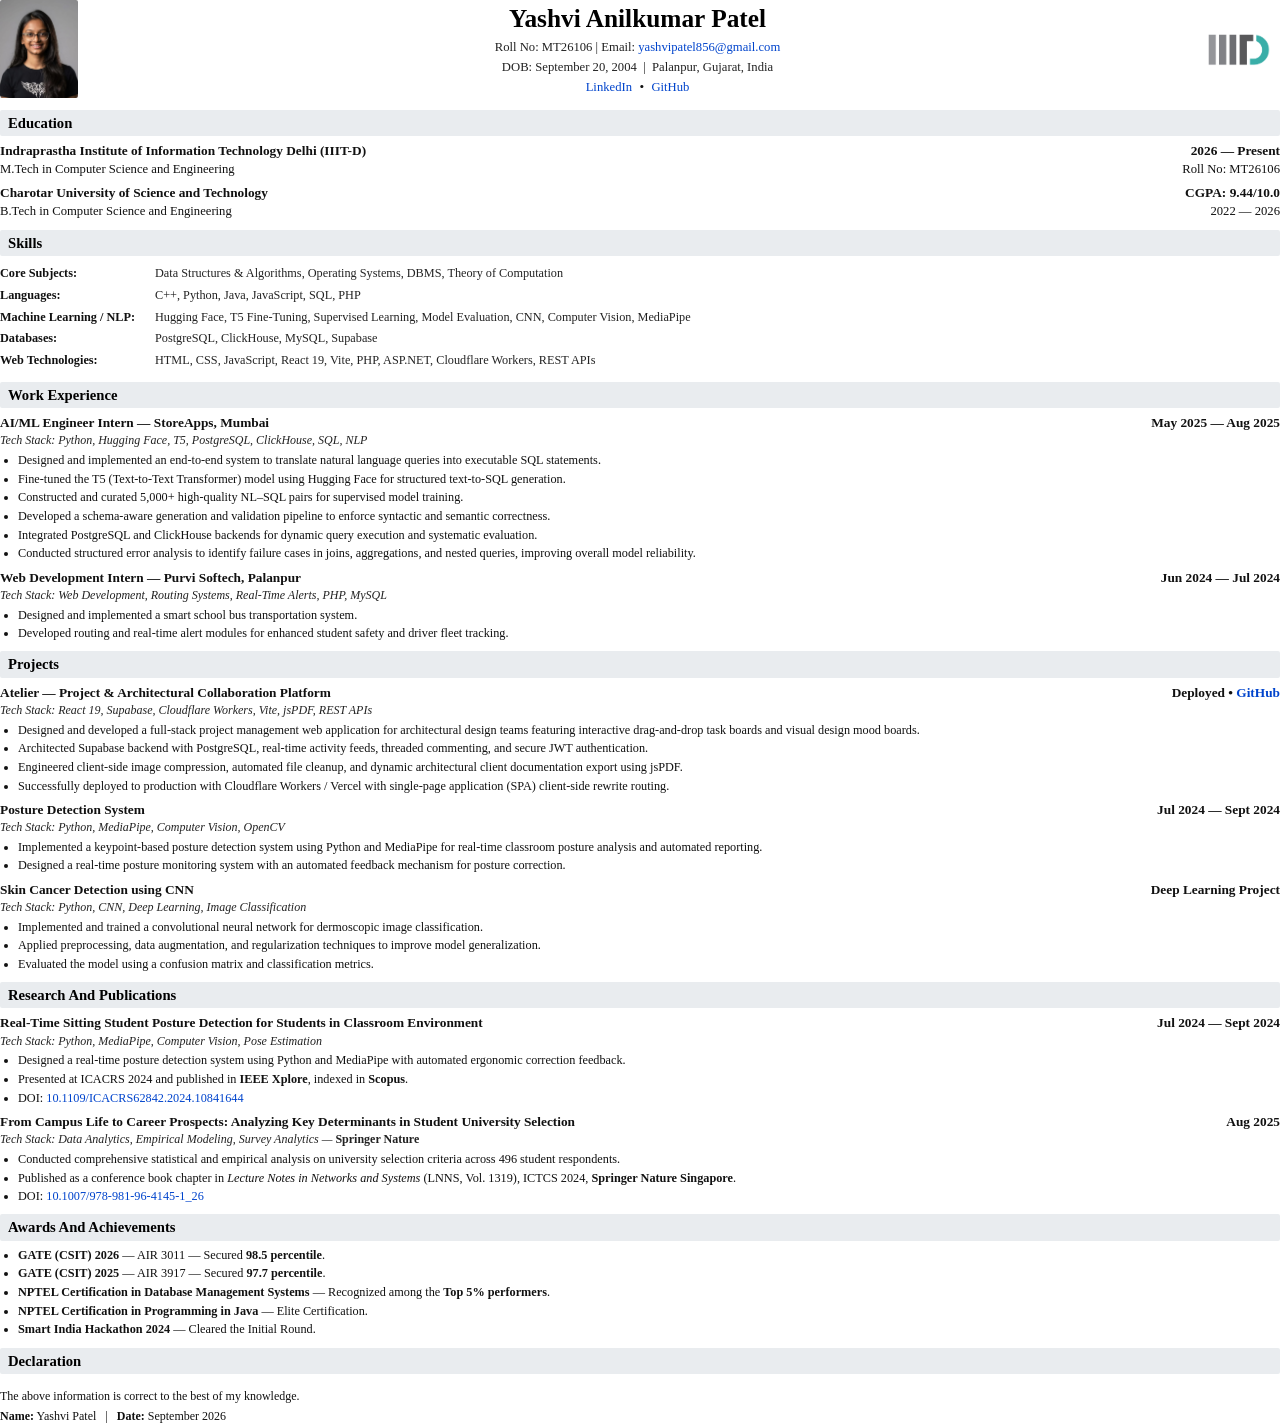
<file: resume.html>
<!DOCTYPE html>
<html lang="en">
<head>
  <meta charset="utf-8">
  <title>Yashvi Patel - Resume</title>
  <style>
    @page {
      size: A4;
      margin: 10mm 14mm 12mm 14mm;
    }
    *, *::before, *::after {
      box-sizing: border-box;
      margin: 0;
      padding: 0;
    }
    body {
      font-family: 'Cambria', 'Georgia', 'Times New Roman', serif;
      font-size: 10pt;
      line-height: 1.38;
      color: #111;
      background: #fff;
    }
    .header-table {
      width: 100%;
      border-collapse: collapse;
      margin-bottom: 12px;
    }
    .header-table td {
      vertical-align: middle;
    }
    .photo-col {
      width: 80px;
    }
    .photo-img {
      width: 78px;
      height: 98px;
      object-fit: cover;
      border-radius: 2px;
      display: block;
    }
    .info-col {
      text-align: center;
      padding: 0 10px;
    }
    .info-col h1 {
      font-size: 19pt;
      font-weight: 700;
      margin-bottom: 3px;
      color: #000;
    }
    .info-meta {
      font-size: 9.5pt;
      color: #222;
      margin-bottom: 2px;
    }
    .info-links a {
      color: #0044cc;
      text-decoration: none;
      font-size: 9.5pt;
      margin: 0 4px;
    }
    .logo-col {
      width: 85px;
      text-align: right;
    }
    .logo-img {
      width: 85px;
      height: auto;
      display: block;
      margin-left: auto;
    }
    .section-title-bar {
      background-color: #e9ecef;
      color: #000;
      font-size: 11pt;
      font-weight: 700;
      padding: 3px 8px;
      margin: 10px 0 6px 0;
      border-radius: 2px;
      text-transform: capitalize;
    }
    .entry-header {
      display: flex;
      justify-content: space-between;
      align-items: baseline;
      font-weight: 700;
      font-size: 10pt;
    }
    .entry-sub {
      display: flex;
      justify-content: space-between;
      align-items: baseline;
      font-size: 9.5pt;
      margin-bottom: 3px;
    }
    .tech-stack {
      font-size: 9pt;
      font-style: italic;
      color: #222;
      margin-bottom: 3px;
    }
    .tech-stack strong {
      font-style: normal;
    }
    ul.bullet-list {
      margin-left: 18px;
      margin-bottom: 6px;
    }
    ul.bullet-list li {
      font-size: 9.2pt;
      margin-bottom: 2.5px;
      line-height: 1.32;
    }
    .skills-table {
      width: 100%;
      border-collapse: collapse;
      font-size: 9.2pt;
      margin-bottom: 4px;
    }
    .skills-table td {
      padding: 2.5px 0;
      vertical-align: top;
    }
    .skills-label {
      width: 155px;
      font-weight: 700;
      color: #111;
    }
    .skills-val {
      color: #222;
    }
    .award-item {
      font-size: 9.2pt;
      margin-bottom: 3px;
      margin-left: 18px;
      line-height: 1.35;
    }
    .declaration {
      margin-top: 14px;
      font-size: 9pt;
    }
    .page-break {
      page-break-before: always;
    }
    a {
      color: #0044cc;
      text-decoration: none;
    }
  </style>
</head>
<body>

  <!-- HEADER -->
  <table class="header-table">
    <tr>
      <td class="photo-col">
        <img src="assets/yashvi_patel.jpg" alt="Yashvi Patel" class="photo-img">
      </td>
      <td class="info-col">
        <h1>Yashvi Anilkumar Patel</h1>
        <div class="info-meta">
          Roll No: MT26106 | Email: <a href="mailto:yashvipatel856@gmail.com">yashvipatel856@gmail.com</a>
        </div>
        <div class="info-meta">
          DOB: September 20, 2004 &nbsp;|&nbsp; Palanpur, Gujarat, India
        </div>
        <div class="info-links">
          <a href="https://www.linkedin.com/in/yashvi-patel-6a3a37250/" target="_blank">LinkedIn</a> • 
          <a href="https://github.com/yashvii20" target="_blank">GitHub</a>
        </div>
      </td>
      <td class="logo-col">
        <img src="assets/iiitd_logo.jpg" alt="IIIT Delhi" class="logo-img">
      </td>
    </tr>
  </table>

  <!-- EDUCATION -->
  <div class="section-title-bar">Education</div>
  <div style="margin-bottom: 6px;">
    <div class="entry-header">
      <span>Indraprastha Institute of Information Technology Delhi (IIIT-D)</span>
      <span>2026 — Present</span>
    </div>
    <div class="entry-sub">
      <span>M.Tech in Computer Science and Engineering</span>
      <span>Roll No: MT26106</span>
    </div>
  </div>
  <div style="margin-bottom: 6px;">
    <div class="entry-header">
      <span>Charotar University of Science and Technology</span>
      <span>CGPA: 9.44/10.0</span>
    </div>
    <div class="entry-sub">
      <span>B.Tech in Computer Science and Engineering</span>
      <span>2022 — 2026</span>
    </div>
  </div>

  <!-- SKILLS -->
  <div class="section-title-bar">Skills</div>
  <table class="skills-table">
    <tr>
      <td class="skills-label">Core Subjects:</td>
      <td class="skills-val">Data Structures & Algorithms, Operating Systems, DBMS, Theory of Computation</td>
    </tr>
    <tr>
      <td class="skills-label">Languages:</td>
      <td class="skills-val">C++, Python, Java, JavaScript, SQL, PHP</td>
    </tr>
    <tr>
      <td class="skills-label">Machine Learning / NLP:</td>
      <td class="skills-val">Hugging Face, T5 Fine-Tuning, Supervised Learning, Model Evaluation, CNN, Computer Vision, MediaPipe</td>
    </tr>
    <tr>
      <td class="skills-label">Databases:</td>
      <td class="skills-val">PostgreSQL, ClickHouse, MySQL, Supabase</td>
    </tr>
    <tr>
      <td class="skills-label">Web Technologies:</td>
      <td class="skills-val">HTML, CSS, JavaScript, React 19, Vite, PHP, ASP.NET, Cloudflare Workers, REST APIs</td>
    </tr>
  </table>

  <!-- WORK EXPERIENCE -->
  <div class="section-title-bar">Work Experience</div>
  
  <!-- StoreApps -->
  <div style="margin-bottom: 7px;">
    <div class="entry-header">
      <span>AI/ML Engineer Intern — StoreApps, Mumbai</span>
      <span>May 2025 — Aug 2025</span>
    </div>
    <div class="tech-stack">Tech Stack: Python, Hugging Face, T5, PostgreSQL, ClickHouse, SQL, NLP</div>
    <ul class="bullet-list">
      <li>Designed and implemented an end-to-end system to translate natural language queries into executable SQL statements.</li>
      <li>Fine-tuned the T5 (Text-to-Text Transformer) model using Hugging Face for structured text-to-SQL generation.</li>
      <li>Constructed and curated 5,000+ high-quality NL–SQL pairs for supervised model training.</li>
      <li>Developed a schema-aware generation and validation pipeline to enforce syntactic and semantic correctness.</li>
      <li>Integrated PostgreSQL and ClickHouse backends for dynamic query execution and systematic evaluation.</li>
      <li>Conducted structured error analysis to identify failure cases in joins, aggregations, and nested queries, improving overall model reliability.</li>
    </ul>
  </div>

  <!-- Purvi Softech -->
  <div style="margin-bottom: 7px;">
    <div class="entry-header">
      <span>Web Development Intern — Purvi Softech, Palanpur</span>
      <span>Jun 2024 — Jul 2024</span>
    </div>
    <div class="tech-stack">Tech Stack: Web Development, Routing Systems, Real-Time Alerts, PHP, MySQL</div>
    <ul class="bullet-list">
      <li>Designed and implemented a smart school bus transportation system.</li>
      <li>Developed routing and real-time alert modules for enhanced student safety and driver fleet tracking.</li>
    </ul>
  </div>

  <!-- PROJECTS -->
  <div class="section-title-bar">Projects</div>

  <!-- Atelier / Proj_Management -->
  <div style="margin-bottom: 7px;">
    <div class="entry-header">
      <span>Atelier — Project & Architectural Collaboration Platform</span>
      <span>Deployed &bull; <a href="https://github.com/yashvii20/Proj_Management" target="_blank">GitHub</a></span>
    </div>
    <div class="tech-stack">Tech Stack: React 19, Supabase, Cloudflare Workers, Vite, jsPDF, REST APIs</div>
    <ul class="bullet-list">
      <li>Designed and developed a full-stack project management web application for architectural design teams featuring interactive drag-and-drop task boards and visual design mood boards.</li>
      <li>Architected Supabase backend with PostgreSQL, real-time activity feeds, threaded commenting, and secure JWT authentication.</li>
      <li>Engineered client-side image compression, automated file cleanup, and dynamic architectural client documentation export using jsPDF.</li>
      <li>Successfully deployed to production with Cloudflare Workers / Vercel with single-page application (SPA) client-side rewrite routing.</li>
    </ul>
  </div>

  <!-- Posture Detection -->
  <div style="margin-bottom: 7px;">
    <div class="entry-header">
      <span>Posture Detection System</span>
      <span>Jul 2024 — Sept 2024</span>
    </div>
    <div class="tech-stack">Tech Stack: Python, MediaPipe, Computer Vision, OpenCV</div>
    <ul class="bullet-list">
      <li>Implemented a keypoint-based posture detection system using Python and MediaPipe for real-time classroom posture analysis and automated reporting.</li>
      <li>Designed a real-time posture monitoring system with an automated feedback mechanism for posture correction.</li>
    </ul>
  </div>

  <!-- Skin Cancer Detection -->
  <div style="margin-bottom: 7px;">
    <div class="entry-header">
      <span>Skin Cancer Detection using CNN</span>
      <span>Deep Learning Project</span>
    </div>
    <div class="tech-stack">Tech Stack: Python, CNN, Deep Learning, Image Classification</div>
    <ul class="bullet-list">
      <li>Implemented and trained a convolutional neural network for dermoscopic image classification.</li>
      <li>Applied preprocessing, data augmentation, and regularization techniques to improve model generalization.</li>
      <li>Evaluated the model using a confusion matrix and classification metrics.</li>
    </ul>
  </div>

  <!-- RESEARCH AND PUBLICATION -->
  <div class="section-title-bar">Research and Publications</div>
  
  <!-- Paper 1: IEEE -->
  <div style="margin-bottom: 7px;">
    <div class="entry-header">
      <span>Real-Time Sitting Student Posture Detection for Students in Classroom Environment</span>
      <span>Jul 2024 — Sept 2024</span>
    </div>
    <div class="tech-stack">Tech Stack: Python, MediaPipe, Computer Vision, Pose Estimation</div>
    <ul class="bullet-list">
      <li>Designed a real-time posture detection system using Python and MediaPipe with automated ergonomic correction feedback.</li>
      <li>Presented at ICACRS 2024 and published in <strong>IEEE Xplore</strong>, indexed in <strong>Scopus</strong>.</li>
      <li>DOI: <a href="https://doi.org/10.1109/ICACRS62842.2024.10841644" target="_blank">10.1109/ICACRS62842.2024.10841644</a></li>
    </ul>
  </div>

  <!-- Paper 2: Springer Nature -->
  <div style="margin-bottom: 7px;">
    <div class="entry-header">
      <span>From Campus Life to Career Prospects: Analyzing Key Determinants in Student University Selection</span>
      <span>Aug 2025</span>
    </div>
    <div class="tech-stack">Tech Stack: Data Analytics, Empirical Modeling, Survey Analytics &mdash; <strong>Springer Nature</strong></div>
    <ul class="bullet-list">
      <li>Conducted comprehensive statistical and empirical analysis on university selection criteria across 496 student respondents.</li>
      <li>Published as a conference book chapter in <em>Lecture Notes in Networks and Systems</em> (LNNS, Vol. 1319), ICTCS 2024, <strong>Springer Nature Singapore</strong>.</li>
      <li>DOI: <a href="https://doi.org/10.1007/978-981-96-4145-1_26" target="_blank">10.1007/978-981-96-4145-1_26</a></li>
    </ul>
  </div>

  <!-- AWARDS AND ACHIEVEMENTS -->
  <div class="section-title-bar">Awards and Achievements</div>
  <ul class="bullet-list" style="margin-top: 4px;">
    <li><strong>GATE (CSIT) 2026</strong> — AIR 3011 — Secured <strong>98.5 percentile</strong>.</li>
    <li><strong>GATE (CSIT) 2025</strong> — AIR 3917 — Secured <strong>97.7 percentile</strong>.</li>
    <li><strong>NPTEL Certification in Database Management Systems</strong> — Recognized among the <strong>Top 5% performers</strong>.</li>
    <li><strong>NPTEL Certification in Programming in Java</strong> — Elite Certification.</li>
    <li><strong>Smart India Hackathon 2024</strong> — Cleared the Initial Round.</li>
  </ul>

  <!-- DECLARATION -->
  <div class="section-title-bar">Declaration</div>
  <div class="declaration">
    <p>The above information is correct to the best of my knowledge.</p>
    <p style="margin-top: 4px;"><strong>Name:</strong> Yashvi Patel &nbsp;&nbsp;|&nbsp;&nbsp; <strong>Date:</strong> September 2026</p>
  </div>

</body>
</html>
</file>
<file: css/styles.css>
/* ==========================================================================
   YASHVI PATEL - PORTFOLIO STYLESHEET
   Modern Cyber/Glassmorphism Tech Theme
   ========================================================================== */

:root {
  --bg-primary: #090d16;
  --bg-secondary: #0f172a;
  --bg-card: rgba(15, 23, 42, 0.75);
  --bg-card-hover: rgba(30, 41, 59, 0.85);
  --bg-glass: rgba(15, 23, 42, 0.65);
  
  --border-color: rgba(255, 255, 255, 0.08);
  --border-highlight: rgba(56, 189, 248, 0.35);
  
  --text-primary: #f8fafc;
  --text-secondary: #94a3b8;
  --text-muted: #64748b;
  
  --accent-cyan: #38bdf8;
  --accent-blue: #3b82f6;
  --accent-indigo: #6366f1;
  --accent-purple: #a855f7;
  --accent-emerald: #10b981;
  --accent-amber: #f59e0b;
  
  --gradient-primary: linear-gradient(135deg, #38bdf8 0%, #6366f1 50%, #a855f7 100%);
  --gradient-accent: linear-gradient(135deg, #0ea5e9, #3b82f6);
  --gradient-card: linear-gradient(180deg, rgba(30, 41, 59, 0.5) 0%, rgba(15, 23, 42, 0.7) 100%);
  
  --shadow-sm: 0 2px 8px rgba(0, 0, 0, 0.3);
  --shadow-md: 0 8px 24px rgba(0, 0, 0, 0.4);
  --shadow-lg: 0 16px 40px rgba(0, 0, 0, 0.5);
  --shadow-glow: 0 0 30px rgba(56, 189, 248, 0.15);
  --shadow-glow-purple: 0 0 30px rgba(168, 85, 247, 0.15);
  
  --radius-sm: 8px;
  --radius-md: 12px;
  --radius-lg: 18px;
  --radius-full: 9999px;
  
  --font-sans: 'Inter', -apple-system, BlinkMacSystemFont, 'Segoe UI', Roboto, Helvetica, Arial, sans-serif;
  --font-mono: 'JetBrains Mono', 'Fira Code', 'Consolas', monospace;
  
  --transition-fast: 0.2s cubic-bezier(0.4, 0, 0.2, 1);
  --transition-normal: 0.3s cubic-bezier(0.4, 0, 0.2, 1);
  --transition-slow: 0.5s cubic-bezier(0.4, 0, 0.2, 1);
}

/* Light Theme Variables */
[data-theme="light"] {
  --bg-primary: #f8fafc;
  --bg-secondary: #f1f5f9;
  --bg-card: rgba(255, 255, 255, 0.85);
  --bg-card-hover: rgba(255, 255, 255, 0.98);
  --bg-glass: rgba(255, 255, 255, 0.8);
  
  --border-color: rgba(0, 0, 0, 0.08);
  --border-highlight: rgba(14, 165, 233, 0.4);
  
  --text-primary: #0f172a;
  --text-secondary: #475569;
  --text-muted: #94a3b8;
  
  --shadow-sm: 0 2px 8px rgba(0, 0, 0, 0.05);
  --shadow-md: 0 8px 24px rgba(0, 0, 0, 0.08);
  --shadow-lg: 0 16px 40px rgba(0, 0, 0, 0.12);
  --shadow-glow: 0 0 25px rgba(14, 165, 233, 0.15);
  --shadow-glow-purple: 0 0 25px rgba(168, 85, 247, 0.12);
  
  --gradient-card: linear-gradient(180deg, rgba(255, 255, 255, 0.9) 0%, rgba(248, 250, 252, 0.8) 100%);
}

/* Base Reset */
*, *::before, *::after {
  box-sizing: border-box;
  margin: 0;
  padding: 0;
}

html {
  scroll-behavior: smooth;
  font-size: 16px;
}

body {
  font-family: var(--font-sans);
  background-color: var(--bg-primary);
  color: var(--text-primary);
  line-height: 1.6;
  overflow-x: hidden;
  transition: background-color var(--transition-normal), color var(--transition-normal);
  position: relative;
}

/* Background Canvas & Ambient Lights */
#bg-canvas {
  position: fixed;
  top: 0;
  left: 0;
  width: 100%;
  height: 100%;
  pointer-events: none;
  z-index: 0;
  opacity: 0.55;
}

.ambient-glow-1 {
  position: fixed;
  top: -100px;
  right: -50px;
  width: 500px;
  height: 500px;
  background: radial-gradient(circle, rgba(56, 189, 248, 0.12) 0%, transparent 70%);
  pointer-events: none;
  z-index: 0;
  border-radius: 50%;
}

.ambient-glow-2 {
  position: fixed;
  bottom: 10%;
  left: -150px;
  width: 600px;
  height: 600px;
  background: radial-gradient(circle, rgba(168, 85, 247, 0.1) 0%, transparent 70%);
  pointer-events: none;
  z-index: 0;
  border-radius: 50%;
}

/* Typography & Utilities */
h1, h2, h3, h4, h5, h6 {
  font-weight: 700;
  line-height: 1.25;
  color: var(--text-primary);
}

a {
  color: inherit;
  text-decoration: none;
  transition: color var(--transition-fast);
}

.container {
  width: 100%;
  max-width: 1200px;
  margin: 0 auto;
  padding: 0 1.5rem;
  position: relative;
  z-index: 1;
}

.section {
  padding: 5.5rem 0;
  position: relative;
}

.text-gradient {
  background: var(--gradient-primary);
  -webkit-background-clip: text;
  -webkit-text-fill-color: transparent;
  background-clip: text;
}

.section-header {
  text-align: center;
  margin-bottom: 3.5rem;
}

.section-tag {
  display: inline-flex;
  align-items: center;
  gap: 0.5rem;
  padding: 0.35rem 1rem;
  background: rgba(56, 189, 248, 0.1);
  border: 1px solid rgba(56, 189, 248, 0.25);
  border-radius: var(--radius-full);
  font-size: 0.82rem;
  font-weight: 600;
  color: var(--accent-cyan);
  text-transform: uppercase;
  letter-spacing: 0.08em;
  margin-bottom: 0.85rem;
}

.section-title {
  font-size: 2.35rem;
  margin-bottom: 0.75rem;
  letter-spacing: -0.02em;
}

.section-subtitle {
  color: var(--text-secondary);
  font-size: 1.05rem;
  max-width: 650px;
  margin: 0 auto;
}

/* Glass Card */
.glass-card {
  background: var(--bg-card);
  backdrop-filter: blur(16px);
  -webkit-backdrop-filter: blur(16px);
  border: 1px solid var(--border-color);
  border-radius: var(--radius-lg);
  padding: 1.75rem;
  box-shadow: var(--shadow-md);
  transition: transform var(--transition-normal), border-color var(--transition-normal), box-shadow var(--transition-normal);
  position: relative;
  overflow: hidden;
}

.glass-card:hover {
  border-color: var(--border-highlight);
  transform: translateY(-4px);
  box-shadow: var(--shadow-lg), var(--shadow-glow);
}

/* Buttons */
.btn {
  display: inline-flex;
  align-items: center;
  justify-content: center;
  gap: 0.5rem;
  padding: 0.75rem 1.6rem;
  border-radius: var(--radius-full);
  font-size: 0.95rem;
  font-weight: 600;
  cursor: pointer;
  transition: all var(--transition-fast);
  border: 1px solid transparent;
  outline: none;
}

.btn-primary {
  background: var(--gradient-primary);
  color: #ffffff;
  box-shadow: 0 4px 15px rgba(56, 189, 248, 0.35);
}

.btn-primary:hover {
  box-shadow: 0 6px 22px rgba(99, 102, 241, 0.5);
  transform: translateY(-2px);
}

.btn-secondary {
  background: rgba(255, 255, 255, 0.05);
  color: var(--text-primary);
  border: 1px solid var(--border-color);
  backdrop-filter: blur(8px);
}

.btn-secondary:hover {
  background: rgba(255, 255, 255, 0.1);
  border-color: var(--accent-cyan);
  color: var(--accent-cyan);
  transform: translateY(-2px);
}

.btn-sm {
  padding: 0.45rem 1rem;
  font-size: 0.85rem;
}

/* ==========================================================================
   NAVIGATION
   ========================================================================== */
.navbar {
  position: fixed;
  top: 0;
  left: 0;
  right: 0;
  z-index: 100;
  padding: 1rem 0;
  transition: all var(--transition-normal);
}

.navbar.scrolled {
  background: var(--bg-glass);
  backdrop-filter: blur(20px);
  -webkit-backdrop-filter: blur(20px);
  border-bottom: 1px solid var(--border-color);
  padding: 0.75rem 0;
  box-shadow: var(--shadow-sm);
}

.nav-container {
  display: flex;
  align-items: center;
  justify-content: space-between;
}

.nav-brand {
  display: flex;
  align-items: center;
  gap: 0.75rem;
  font-weight: 700;
  font-size: 1.25rem;
  letter-spacing: -0.02em;
}

.nav-logo-badge {
  width: 36px;
  height: 36px;
  border-radius: var(--radius-md);
  background: var(--gradient-primary);
  display: flex;
  align-items: center;
  justify-content: center;
  color: #fff;
  font-weight: 800;
  font-size: 1.1rem;
  box-shadow: 0 4px 12px rgba(56, 189, 248, 0.4);
}

.nav-links {
  display: flex;
  align-items: center;
  list-style: none;
  gap: 1.75rem;
}

.nav-link {
  font-size: 0.92rem;
  font-weight: 500;
  color: var(--text-secondary);
  position: relative;
  padding: 0.25rem 0;
}

.nav-link:hover, .nav-link.active {
  color: var(--accent-cyan);
}

.nav-link::after {
  content: '';
  position: absolute;
  bottom: -2px;
  left: 0;
  width: 0%;
  height: 2px;
  background: var(--gradient-primary);
  transition: width var(--transition-fast);
  border-radius: var(--radius-full);
}

.nav-link:hover::after, .nav-link.active::after {
  width: 100%;
}

.nav-actions {
  display: flex;
  align-items: center;
  gap: 0.85rem;
}

.theme-toggle-btn {
  background: rgba(255, 255, 255, 0.06);
  border: 1px solid var(--border-color);
  color: var(--text-primary);
  width: 40px;
  height: 40px;
  border-radius: 50%;
  display: flex;
  align-items: center;
  justify-content: center;
  cursor: pointer;
  transition: all var(--transition-fast);
}

.theme-toggle-btn:hover {
  background: rgba(56, 189, 248, 0.15);
  border-color: var(--accent-cyan);
  color: var(--accent-cyan);
}

.mobile-menu-btn {
  display: none;
  background: transparent;
  border: none;
  color: var(--text-primary);
  font-size: 1.5rem;
  cursor: pointer;
}

/* Mobile Nav Drawer */
.mobile-nav-drawer {
  display: none;
  position: fixed;
  top: 70px;
  left: 0;
  right: 0;
  background: var(--bg-card);
  backdrop-filter: blur(24px);
  -webkit-backdrop-filter: blur(24px);
  border-bottom: 1px solid var(--border-color);
  padding: 1.5rem;
  z-index: 99;
  flex-direction: column;
  gap: 1.25rem;
  box-shadow: var(--shadow-lg);
  transform: translateY(-100%);
  opacity: 0;
  transition: transform var(--transition-normal), opacity var(--transition-normal);
}

.mobile-nav-drawer.open {
  display: flex;
  transform: translateY(0);
  opacity: 1;
}

/* ==========================================================================
   HERO SECTION
   ========================================================================== */
.hero-section {
  min-height: 100vh;
  display: flex;
  align-items: center;
  padding: 7.5rem 0 4rem;
  position: relative;
}

.hero-grid {
  display: grid;
  grid-template-columns: 1.2fr 0.8fr;
  align-items: center;
  gap: 3.5rem;
}

.hero-status-pill {
  display: inline-flex;
  align-items: center;
  gap: 0.6rem;
  padding: 0.4rem 1.1rem;
  background: rgba(16, 185, 129, 0.1);
  border: 1px solid rgba(16, 185, 129, 0.3);
  border-radius: var(--radius-full);
  font-size: 0.82rem;
  font-weight: 600;
  color: var(--accent-emerald);
  margin-bottom: 1.25rem;
}

.status-dot {
  width: 8px;
  height: 8px;
  border-radius: 50%;
  background-color: var(--accent-emerald);
  box-shadow: 0 0 10px var(--accent-emerald);
  animation: pulse-dot 2s infinite;
}

@keyframes pulse-dot {
  0% { transform: scale(0.95); box-shadow: 0 0 0 0 rgba(16, 185, 129, 0.7); }
  70% { transform: scale(1); box-shadow: 0 0 0 7px rgba(16, 185, 129, 0); }
  100% { transform: scale(0.95); box-shadow: 0 0 0 0 rgba(16, 185, 129, 0); }
}

.hero-title {
  font-size: 3.5rem;
  line-height: 1.15;
  letter-spacing: -0.03em;
  margin-bottom: 1rem;
}

.hero-typed-wrapper {
  font-size: 1.45rem;
  font-weight: 600;
  color: var(--text-secondary);
  margin-bottom: 1.25rem;
  min-height: 2.2rem;
  display: flex;
  align-items: center;
}

.typed-text {
  color: var(--accent-cyan);
  font-weight: 700;
  margin-left: 0.35rem;
}

.typing-cursor {
  display: inline-block;
  width: 2px;
  height: 1.3rem;
  background-color: var(--accent-cyan);
  margin-left: 3px;
  animation: blink 0.8s infinite;
}

@keyframes blink {
  0%, 100% { opacity: 1; }
  50% { opacity: 0; }
}

.hero-bio {
  font-size: 1.05rem;
  color: var(--text-secondary);
  line-height: 1.7;
  margin-bottom: 2rem;
  max-width: 580px;
}

.hero-bio strong {
  color: var(--text-primary);
}

.hero-cta-group {
  display: flex;
  align-items: center;
  flex-wrap: wrap;
  gap: 1rem;
  margin-bottom: 2.5rem;
}

.hero-social-links {
  display: flex;
  align-items: center;
  gap: 1rem;
}

.social-icon-btn {
  width: 44px;
  height: 44px;
  border-radius: 50%;
  background: rgba(255, 255, 255, 0.05);
  border: 1px solid var(--border-color);
  display: flex;
  align-items: center;
  justify-content: center;
  color: var(--text-secondary);
  font-size: 1.15rem;
  transition: all var(--transition-fast);
}

.social-icon-btn:hover {
  background: rgba(56, 189, 248, 0.15);
  border-color: var(--accent-cyan);
  color: var(--accent-cyan);
  transform: translateY(-3px);
  box-shadow: 0 4px 12px rgba(56, 189, 248, 0.3);
}

/* Hero Visual / Avatar */
.hero-visual {
  display: flex;
  justify-content: center;
  position: relative;
}

.hero-avatar-wrapper {
  position: relative;
  width: 320px;
  height: 380px;
}

.avatar-backdrop-glow {
  position: absolute;
  top: -15px;
  left: -15px;
  right: -15px;
  bottom: -15px;
  background: var(--gradient-primary);
  border-radius: 28px;
  filter: blur(28px);
  opacity: 0.45;
  z-index: 0;
  animation: glow-shift 8s ease-in-out infinite alternate;
}

@keyframes glow-shift {
  0% { transform: scale(0.96) rotate(-2deg); opacity: 0.35; }
  100% { transform: scale(1.04) rotate(2deg); opacity: 0.55; }
}

.hero-avatar-card {
  position: relative;
  z-index: 1;
  width: 100%;
  height: 100%;
  border-radius: 24px;
  overflow: hidden;
  border: 2px solid rgba(255, 255, 255, 0.15);
  background: #0f172a;
  box-shadow: var(--shadow-lg);
}

.hero-avatar-img {
  width: 100%;
  height: 100%;
  object-fit: cover;
  object-position: center top;
  display: block;
  transition: transform var(--transition-slow);
}

.hero-avatar-card:hover .hero-avatar-img {
  transform: scale(1.04);
}

/* Floating Badges around Avatar */
.floating-badge {
  position: absolute;
  z-index: 2;
  display: flex;
  align-items: center;
  gap: 0.65rem;
  padding: 0.6rem 1rem;
  background: rgba(15, 23, 42, 0.85);
  backdrop-filter: blur(12px);
  border: 1px solid var(--border-color);
  border-radius: var(--radius-md);
  box-shadow: var(--shadow-md);
  animation: float 4s ease-in-out infinite alternate;
}

.floating-badge-1 {
  bottom: 20px;
  left: -30px;
  border-color: rgba(56, 189, 248, 0.3);
}

.floating-badge-2 {
  top: 30px;
  right: -25px;
  border-color: rgba(168, 85, 247, 0.3);
  animation-delay: -2s;
}

@keyframes float {
  0% { transform: translateY(0px); }
  100% { transform: translateY(-10px); }
}

.badge-icon {
  width: 32px;
  height: 32px;
  border-radius: 8px;
  display: flex;
  align-items: center;
  justify-content: center;
  font-size: 1rem;
}

.badge-icon.blue {
  background: rgba(56, 189, 248, 0.15);
  color: var(--accent-cyan);
}

.badge-icon.purple {
  background: rgba(168, 85, 247, 0.15);
  color: var(--accent-purple);
}

.badge-content h4 {
  font-size: 0.85rem;
  font-weight: 700;
  line-height: 1.2;
}

.badge-content p {
  font-size: 0.72rem;
  color: var(--text-secondary);
}

/* Mobile Hero Highlight Badges */
.hero-mobile-badges {
  display: none;
}

.mobile-badge-pill {
  display: inline-flex;
  align-items: center;
  gap: 0.45rem;
  padding: 0.4rem 0.85rem;
  background: rgba(15, 23, 42, 0.75);
  border: 1px solid rgba(56, 189, 248, 0.25);
  border-radius: var(--radius-full);
  font-size: 0.78rem;
  font-weight: 600;
  color: var(--text-primary);
  backdrop-filter: blur(12px);
  -webkit-backdrop-filter: blur(12px);
  box-shadow: 0 4px 12px rgba(0, 0, 0, 0.25);
  transition: transform var(--transition-fast), border-color var(--transition-fast);
}

.mobile-badge-pill:active {
  transform: scale(0.96);
}

.m-badge-icon {
  font-size: 0.95rem;
}

/* ==========================================================================
   METRICS & STATS BAR
   ========================================================================== */
.stats-bar-section {
  padding: 2rem 0;
  border-top: 1px solid var(--border-color);
  border-bottom: 1px solid var(--border-color);
  background: rgba(15, 23, 42, 0.3);
}

.stats-grid {
  display: grid;
  grid-template-columns: repeat(4, 1fr);
  gap: 1.5rem;
}

.stat-item {
  text-align: center;
  padding: 1rem;
}

.stat-value {
  font-size: 2.25rem;
  font-weight: 800;
  line-height: 1.1;
  margin-bottom: 0.35rem;
  background: var(--gradient-primary);
  -webkit-background-clip: text;
  -webkit-text-fill-color: transparent;
}

.stat-label {
  font-size: 0.88rem;
  font-weight: 500;
  color: var(--text-secondary);
}

/* ==========================================================================
   ABOUT SECTION
   ========================================================================== */
.about-grid {
  display: grid;
  grid-template-columns: 1fr 1fr;
  gap: 2.5rem;
  align-items: start;
}

.about-text p {
  color: var(--text-secondary);
  margin-bottom: 1.25rem;
  font-size: 1.02rem;
}

.about-text strong {
  color: var(--text-primary);
}

.education-cards {
  display: flex;
  flex-direction: column;
  gap: 1.25rem;
}

.edu-card {
  padding: 1.5rem;
  border-left: 3px solid var(--accent-cyan);
}

.edu-card.iiitd {
  border-left-color: var(--accent-purple);
}

.edu-header {
  display: flex;
  justify-content: space-between;
  align-items: flex-start;
  margin-bottom: 0.5rem;
}

.edu-school {
  font-size: 1.1rem;
  font-weight: 700;
  color: var(--text-primary);
}

.edu-year {
  font-size: 0.82rem;
  padding: 0.2rem 0.65rem;
  border-radius: var(--radius-full);
  background: rgba(255, 255, 255, 0.06);
  color: var(--text-muted);
  font-weight: 600;
}

.edu-degree {
  font-size: 0.95rem;
  color: var(--accent-cyan);
  font-weight: 600;
  margin-bottom: 0.4rem;
}

.edu-score {
  display: inline-flex;
  align-items: center;
  gap: 0.4rem;
  font-size: 0.88rem;
  font-weight: 700;
  color: var(--accent-emerald);
}

/* ==========================================================================
   RESEARCH & PUBLICATION SECTION
   ========================================================================== */
.publication-card {
  background: var(--bg-card);
  border: 1px solid rgba(56, 189, 248, 0.25);
  box-shadow: var(--shadow-glow);
  padding: 2.25rem;
  position: relative;
}

.pub-badge-row {
  display: flex;
  align-items: center;
  flex-wrap: wrap;
  gap: 0.65rem;
  margin-bottom: 1.25rem;
}

.pub-badge {
  padding: 0.3rem 0.8rem;
  border-radius: var(--radius-full);
  font-size: 0.78rem;
  font-weight: 700;
  letter-spacing: 0.04em;
}

.pub-badge.ieee {
  background: rgba(0, 98, 155, 0.25);
  color: #38bdf8;
  border: 1px solid rgba(0, 98, 155, 0.5);
}

.pub-badge.scopus {
  background: rgba(235, 102, 8, 0.15);
  color: #fb923c;
  border: 1px solid rgba(235, 102, 8, 0.4);
}

.pub-badge.icacrs {
  background: rgba(168, 85, 247, 0.15);
  color: #c084fc;
  border: 1px solid rgba(168, 85, 247, 0.4);
}

.pub-title {
  font-size: 1.45rem;
  font-weight: 700;
  margin-bottom: 0.75rem;
  line-height: 1.35;
}

.pub-authors {
  font-size: 0.92rem;
  color: var(--text-secondary);
  margin-bottom: 1rem;
}

.pub-authors strong {
  color: var(--accent-cyan);
}

.pub-abstract {
  font-size: 0.95rem;
  color: var(--text-secondary);
  line-height: 1.65;
  margin-bottom: 1.5rem;
  padding: 1rem;
  background: rgba(0, 0, 0, 0.2);
  border-radius: var(--radius-md);
  border-left: 2px solid var(--accent-cyan);
}

.pub-highlights-list {
  list-style: none;
  display: grid;
  grid-template-columns: 1fr 1fr;
  gap: 0.75rem;
  margin-bottom: 1.75rem;
}

.pub-highlight-item {
  display: flex;
  align-items: flex-start;
  gap: 0.5rem;
  font-size: 0.88rem;
  color: var(--text-secondary);
}

.pub-highlight-item i {
  color: var(--accent-emerald);
  margin-top: 0.2rem;
}

.pub-actions {
  display: flex;
  align-items: center;
  flex-wrap: wrap;
  gap: 1rem;
  padding-top: 1.25rem;
  border-top: 1px solid var(--border-color);
}

.doi-pill {
  font-family: var(--font-mono);
  font-size: 0.8rem;
  color: var(--text-muted);
}

/* ==========================================================================
   WORK EXPERIENCE TIMELINE
   ========================================================================== */
.experience-timeline {
  position: relative;
  max-width: 900px;
  margin: 0 auto;
  padding-left: 2rem;
}

.experience-timeline::before {
  content: '';
  position: absolute;
  top: 0;
  bottom: 0;
  left: 0;
  width: 2px;
  background: linear-gradient(180deg, var(--accent-cyan) 0%, var(--accent-purple) 100%);
}

.timeline-item {
  position: relative;
  margin-bottom: 2.75rem;
}

.timeline-dot {
  position: absolute;
  left: -2rem;
  top: 1.25rem;
  transform: translate(-50%, 0);
  width: 16px;
  height: 16px;
  border-radius: 50%;
  background: var(--bg-primary);
  border: 3px solid var(--accent-cyan);
  box-shadow: 0 0 10px var(--accent-cyan);
}

.timeline-item:nth-child(2) .timeline-dot {
  border-color: var(--accent-purple);
  box-shadow: 0 0 10px var(--accent-purple);
}

.exp-header {
  display: flex;
  justify-content: space-between;
  align-items: flex-start;
  margin-bottom: 0.5rem;
  flex-wrap: wrap;
  gap: 0.5rem;
}

.exp-role {
  font-size: 1.2rem;
  font-weight: 700;
  color: var(--text-primary);
}

.exp-company {
  color: var(--accent-cyan);
  font-weight: 600;
}

.exp-duration {
  font-size: 0.82rem;
  color: var(--text-muted);
  background: rgba(255, 255, 255, 0.05);
  padding: 0.25rem 0.75rem;
  border-radius: var(--radius-full);
}

.exp-location {
  font-size: 0.85rem;
  color: var(--text-muted);
  margin-bottom: 0.85rem;
  display: flex;
  align-items: center;
  gap: 0.35rem;
}

.exp-bullets {
  list-style: none;
  display: flex;
  flex-direction: column;
  gap: 0.65rem;
  margin-bottom: 1.25rem;
}

.exp-bullets li {
  position: relative;
  padding-left: 1.35rem;
  font-size: 0.92rem;
  color: var(--text-secondary);
  line-height: 1.55;
}

.exp-bullets li::before {
  content: '▹';
  position: absolute;
  left: 0;
  color: var(--accent-cyan);
  font-weight: bold;
}

.exp-tech-tags {
  display: flex;
  flex-wrap: wrap;
  gap: 0.5rem;
}

.tech-tag {
  font-family: var(--font-mono);
  font-size: 0.76rem;
  padding: 0.25rem 0.65rem;
  border-radius: var(--radius-sm);
  background: rgba(255, 255, 255, 0.04);
  border: 1px solid var(--border-color);
  color: var(--text-secondary);
}

/* ==========================================================================
   FEATURED PROJECTS SECTION
   ========================================================================== */
.project-filters {
  display: flex;
  justify-content: center;
  flex-wrap: wrap;
  gap: 0.75rem;
  margin-bottom: 2.5rem;
}

.filter-btn {
  padding: 0.45rem 1.2rem;
  border-radius: var(--radius-full);
  background: rgba(255, 255, 255, 0.04);
  border: 1px solid var(--border-color);
  color: var(--text-secondary);
  font-size: 0.88rem;
  font-weight: 500;
  cursor: pointer;
  transition: all var(--transition-fast);
}

.filter-btn:hover, .filter-btn.active {
  background: var(--gradient-primary);
  color: #ffffff;
  border-color: transparent;
  box-shadow: 0 4px 14px rgba(56, 189, 248, 0.3);
}

.projects-grid {
  display: grid;
  grid-template-columns: repeat(2, 1fr);
  gap: 2rem;
}

.project-card {
  display: flex;
  flex-direction: column;
  justify-content: space-between;
  height: 100%;
}

.project-card-top {
  margin-bottom: 1.25rem;
}

.project-card-header {
  display: flex;
  justify-content: space-between;
  align-items: flex-start;
  margin-bottom: 0.85rem;
}

.project-icon-box {
  width: 48px;
  height: 48px;
  border-radius: var(--radius-md);
  display: flex;
  align-items: center;
  justify-content: center;
  font-size: 1.35rem;
  background: rgba(56, 189, 248, 0.1);
  color: var(--accent-cyan);
  border: 1px solid rgba(56, 189, 248, 0.2);
}

.project-icon-box.purple {
  background: rgba(168, 85, 247, 0.1);
  color: var(--accent-purple);
  border-color: rgba(168, 85, 247, 0.2);
}

.project-icon-box.emerald {
  background: rgba(16, 185, 129, 0.1);
  color: var(--accent-emerald);
  border-color: rgba(16, 185, 129, 0.2);
}

.project-date {
  font-size: 0.78rem;
  color: var(--text-muted);
}

.project-title {
  font-size: 1.3rem;
  margin-bottom: 0.65rem;
}

.project-description {
  font-size: 0.92rem;
  color: var(--text-secondary);
  line-height: 1.6;
  margin-bottom: 1rem;
}

.project-highlights {
  list-style: none;
  display: flex;
  flex-direction: column;
  gap: 0.4rem;
  margin-bottom: 1.25rem;
}

.project-highlights li {
  font-size: 0.84rem;
  color: var(--text-muted);
  position: relative;
  padding-left: 1.15rem;
}

.project-highlights li::before {
  content: '•';
  position: absolute;
  left: 0;
  color: var(--accent-cyan);
  font-weight: bold;
}

.project-card-bottom {
  border-top: 1px solid var(--border-color);
  padding-top: 1rem;
  display: flex;
  flex-direction: column;
  gap: 0.85rem;
}

.project-tech-tags {
  display: flex;
  flex-wrap: wrap;
  gap: 0.4rem;
}

.project-actions {
  display: flex;
  align-items: center;
  gap: 0.75rem;
}

/* ==========================================================================
   INTERACTIVE DEMOS SECTION
   ========================================================================== */
.demos-wrapper {
  display: grid;
  grid-template-columns: 1fr;
  gap: 2.5rem;
}

.demo-container {
  background: var(--bg-card);
  border: 1px solid var(--border-color);
  border-radius: var(--radius-lg);
  overflow: hidden;
  box-shadow: var(--shadow-md);
}

.demo-header {
  padding: 1.25rem 1.75rem;
  background: rgba(0, 0, 0, 0.25);
  border-bottom: 1px solid var(--border-color);
  display: flex;
  justify-content: space-between;
  align-items: center;
  flex-wrap: wrap;
  gap: 1rem;
}

.demo-title-group h3 {
  font-size: 1.2rem;
  margin-bottom: 0.25rem;
}

.demo-title-group p {
  font-size: 0.85rem;
  color: var(--text-secondary);
}

.demo-tabs {
  display: flex;
  gap: 0.5rem;
}

.demo-tab-btn {
  padding: 0.35rem 0.85rem;
  font-size: 0.82rem;
  font-weight: 600;
  border-radius: var(--radius-sm);
  background: rgba(255, 255, 255, 0.05);
  border: 1px solid var(--border-color);
  color: var(--text-secondary);
  cursor: pointer;
  transition: all var(--transition-fast);
}

.demo-tab-btn.active {
  background: rgba(56, 189, 248, 0.15);
  border-color: var(--accent-cyan);
  color: var(--accent-cyan);
}

.demo-body {
  padding: 1.75rem;
}

/* Demo 1: SQL Playground */
.sql-demo-grid {
  display: grid;
  grid-template-columns: 1fr 1fr;
  gap: 1.5rem;
}

.sql-input-pane, .sql-output-pane {
  display: flex;
  flex-direction: column;
  gap: 1rem;
}

.preset-queries-label {
  font-size: 0.82rem;
  font-weight: 600;
  color: var(--text-muted);
  text-transform: uppercase;
  letter-spacing: 0.05em;
}

.preset-chips {
  display: flex;
  flex-direction: column;
  gap: 0.5rem;
}

.preset-chip {
  padding: 0.6rem 0.85rem;
  border-radius: var(--radius-md);
  background: rgba(255, 255, 255, 0.03);
  border: 1px solid var(--border-color);
  font-size: 0.85rem;
  color: var(--text-secondary);
  cursor: pointer;
  text-align: left;
  transition: all var(--transition-fast);
}

.preset-chip:hover, .preset-chip.active {
  background: rgba(56, 189, 248, 0.1);
  border-color: rgba(56, 189, 248, 0.3);
  color: var(--text-primary);
}

.sql-custom-input-box {
  display: flex;
  gap: 0.5rem;
}

.sql-input-field {
  flex: 1;
  background: rgba(0, 0, 0, 0.3);
  border: 1px solid var(--border-color);
  border-radius: var(--radius-md);
  padding: 0.65rem 1rem;
  font-size: 0.9rem;
  color: var(--text-primary);
  outline: none;
  font-family: inherit;
  transition: border-color var(--transition-fast);
}

.sql-input-field:focus {
  border-color: var(--accent-cyan);
}

.code-editor-box {
  background: #060911;
  border: 1px solid rgba(255, 255, 255, 0.1);
  border-radius: var(--radius-md);
  overflow: hidden;
  font-family: var(--font-mono);
  font-size: 0.88rem;
  min-height: 240px;
  display: flex;
  flex-direction: column;
}

.code-editor-top {
  background: rgba(255, 255, 255, 0.03);
  padding: 0.45rem 0.85rem;
  border-bottom: 1px solid rgba(255, 255, 255, 0.06);
  display: flex;
  align-items: center;
  justify-content: space-between;
  font-size: 0.78rem;
  color: var(--text-muted);
}

.window-dots {
  display: flex;
  gap: 6px;
}

.window-dot {
  width: 10px;
  height: 10px;
  border-radius: 50%;
}

.window-dot.red { background: #ef4444; }
.window-dot.yellow { background: #f59e0b; }
.window-dot.green { background: #10b981; }

.code-editor-content {
  padding: 1.25rem;
  flex: 1;
  color: #38bdf8;
  white-space: pre-wrap;
  word-break: break-all;
  line-height: 1.6;
}

.sql-meta-stats {
  display: flex;
  justify-content: space-between;
  font-size: 0.78rem;
  color: var(--text-muted);
  padding-top: 0.5rem;
}

/* Demo 2: Posture Detection Visualizer */
.posture-demo-grid {
  display: grid;
  grid-template-columns: 1fr 1fr;
  gap: 1.75rem;
  align-items: center;
}

.posture-canvas-wrapper {
  background: #060911;
  border: 1px solid var(--border-color);
  border-radius: var(--radius-md);
  padding: 1.25rem;
  text-align: center;
  position: relative;
}

#postureCanvas {
  max-width: 100%;
  height: auto;
  border-radius: var(--radius-sm);
  background: #0a0f1d;
}

.posture-controls {
  display: flex;
  flex-direction: column;
  gap: 1.25rem;
}

.posture-presets {
  display: flex;
  flex-direction: column;
  gap: 0.5rem;
  background: rgba(0, 0, 0, 0.2);
  padding: 0.75rem 1rem;
  border-radius: var(--radius-md);
  border: 1px solid rgba(255, 255, 255, 0.05);
}

.presets-label {
  font-size: 0.8rem;
  font-weight: 600;
  color: var(--accent-cyan);
}

.preset-btn-group {
  display: flex;
  flex-wrap: wrap;
  gap: 0.5rem;
}

.posture-preset-btn {
  background: rgba(255, 255, 255, 0.05);
  border: 1px solid var(--border-color);
  color: var(--text-secondary);
  padding: 0.4rem 0.85rem;
  border-radius: var(--radius-full);
  font-size: 0.78rem;
  font-weight: 600;
  cursor: pointer;
  transition: all var(--transition-fast);
}

.posture-preset-btn:hover {
  background: rgba(56, 189, 248, 0.12);
  border-color: var(--accent-cyan);
  color: var(--accent-cyan);
}

.posture-preset-btn.active {
  background: rgba(56, 189, 248, 0.22);
  border-color: var(--accent-cyan);
  color: #fff;
  box-shadow: 0 0 10px rgba(56, 189, 248, 0.3);
}

.posture-preset-btn:active {
  transform: scale(0.95);
}

.slider-group {
  display: flex;
  flex-direction: column;
  gap: 0.4rem;
}

.slider-label-row {
  display: flex;
  justify-content: space-between;
  font-size: 0.88rem;
  font-weight: 500;
}

.slider-val {
  font-family: var(--font-mono);
  color: var(--accent-cyan);
  font-weight: 700;
}

.posture-slider {
  -webkit-appearance: none;
  width: 100%;
  height: 6px;
  border-radius: 5px;
  background: rgba(255, 255, 255, 0.1);
  outline: none;
}

.posture-slider::-webkit-slider-thumb {
  -webkit-appearance: none;
  appearance: none;
  width: 18px;
  height: 18px;
  border-radius: 50%;
  background: var(--accent-cyan);
  cursor: pointer;
  box-shadow: 0 0 10px var(--accent-cyan);
}

.posture-status-box {
  padding: 1.25rem;
  border-radius: var(--radius-md);
  background: rgba(16, 185, 129, 0.1);
  border: 1px solid rgba(16, 185, 129, 0.3);
  display: flex;
  align-items: center;
  gap: 1rem;
  transition: all var(--transition-normal);
}

.posture-status-box.warning {
  background: rgba(239, 68, 68, 0.1);
  border-color: rgba(239, 68, 68, 0.3);
}

.status-indicator-icon {
  font-size: 1.75rem;
  color: var(--accent-emerald);
}

.posture-status-box.warning .status-indicator-icon {
  color: #ef4444;
}

.status-details h4 {
  font-size: 1rem;
  margin-bottom: 0.2rem;
}

.status-details p {
  font-size: 0.82rem;
  color: var(--text-secondary);
}

/* ==========================================================================
   SKILLS MATRIX
   ========================================================================== */
.skills-grid {
  display: grid;
  grid-template-columns: repeat(3, 1fr);
  gap: 1.5rem;
}

.skill-category-card {
  padding: 1.75rem;
}

.skill-category-header {
  display: flex;
  align-items: center;
  gap: 0.75rem;
  margin-bottom: 1.25rem;
}

.skill-cat-icon {
  width: 40px;
  height: 40px;
  border-radius: var(--radius-md);
  display: flex;
  align-items: center;
  justify-content: center;
  font-size: 1.15rem;
  background: rgba(56, 189, 248, 0.12);
  color: var(--accent-cyan);
}

.skill-cat-title {
  font-size: 1.15rem;
  font-weight: 700;
}

.skill-items-list {
  display: flex;
  flex-direction: column;
  gap: 0.85rem;
}

.skill-item {
  display: flex;
  flex-direction: column;
  gap: 0.3rem;
}

.skill-info {
  display: flex;
  justify-content: space-between;
  font-size: 0.88rem;
  font-weight: 500;
}

.skill-bar-bg {
  width: 100%;
  height: 6px;
  background: rgba(255, 255, 255, 0.06);
  border-radius: var(--radius-full);
  overflow: hidden;
}

.skill-bar-fill {
  height: 100%;
  border-radius: var(--radius-full);
  background: var(--gradient-primary);
  width: 0%;
  transition: width 1.2s cubic-bezier(0.4, 0, 0.2, 1);
}

/* ==========================================================================
   HONORS & AWARDS SECTION
   ========================================================================== */
.awards-grid {
  display: grid;
  grid-template-columns: repeat(3, 1fr);
  gap: 1.5rem;
}

.award-card {
  display: flex;
  flex-direction: column;
  gap: 0.75rem;
  padding: 1.75rem;
}

.award-icon-row {
  display: flex;
  align-items: center;
  justify-content: space-between;
}

.award-medal {
  font-size: 1.85rem;
  color: var(--accent-amber);
}

.award-rank-pill {
  font-family: var(--font-mono);
  font-size: 0.78rem;
  font-weight: 700;
  padding: 0.25rem 0.65rem;
  border-radius: var(--radius-full);
  background: rgba(245, 158, 11, 0.12);
  color: var(--accent-amber);
  border: 1px solid rgba(245, 158, 11, 0.3);
}

.award-title {
  font-size: 1.15rem;
  font-weight: 700;
}

.award-subtitle {
  font-size: 0.88rem;
  color: var(--accent-cyan);
  font-weight: 600;
}

.award-desc {
  font-size: 0.85rem;
  color: var(--text-secondary);
  line-height: 1.5;
}

/* ==========================================================================
   CONTACT SECTION
   ========================================================================== */
.contact-grid {
  display: grid;
  grid-template-columns: 0.9fr 1.1fr;
  gap: 3rem;
}

.contact-info-cards {
  display: flex;
  flex-direction: column;
  gap: 1.25rem;
}

.contact-item-card {
  display: flex;
  align-items: center;
  gap: 1.25rem;
  padding: 1.25rem;
  background: var(--bg-card);
  border: 1px solid var(--border-color);
  border-radius: var(--radius-md);
  transition: all var(--transition-fast);
}

.contact-item-card:hover {
  border-color: var(--border-highlight);
  transform: translateX(4px);
}

.contact-item-icon {
  width: 48px;
  height: 48px;
  border-radius: 50%;
  display: flex;
  align-items: center;
  justify-content: center;
  font-size: 1.25rem;
  background: rgba(56, 189, 248, 0.1);
  color: var(--accent-cyan);
}

.contact-item-details h4 {
  font-size: 0.9rem;
  color: var(--text-muted);
  margin-bottom: 0.2rem;
}

.contact-item-details p, .contact-item-details a {
  font-size: 1rem;
  font-weight: 600;
  color: var(--text-primary);
}

.copy-email-btn {
  margin-left: auto;
  padding: 0.4rem 0.75rem;
  font-size: 0.78rem;
  border-radius: var(--radius-sm);
  background: rgba(255, 255, 255, 0.05);
  border: 1px solid var(--border-color);
  color: var(--text-secondary);
  cursor: pointer;
  transition: all var(--transition-fast);
}

.copy-email-btn:hover {
  background: var(--accent-cyan);
  color: #090d16;
}

.contact-form {
  display: flex;
  flex-direction: column;
  gap: 1.25rem;
}

.form-group {
  display: flex;
  flex-direction: column;
  gap: 0.4rem;
}

.form-group label {
  font-size: 0.85rem;
  font-weight: 600;
  color: var(--text-secondary);
}

.form-input, .form-textarea {
  background: rgba(0, 0, 0, 0.25);
  border: 1px solid var(--border-color);
  border-radius: var(--radius-md);
  padding: 0.75rem 1rem;
  color: var(--text-primary);
  font-family: inherit;
  font-size: 0.95rem;
  outline: none;
  transition: border-color var(--transition-fast);
}

.form-input:focus, .form-textarea:focus {
  border-color: var(--accent-cyan);
}

.form-textarea {
  resize: vertical;
  min-height: 120px;
}

/* ==========================================================================
   FOOTER
   ========================================================================== */
.footer {
  padding: 3rem 0;
  border-top: 1px solid var(--border-color);
  background: var(--bg-primary);
  text-align: center;
  position: relative;
  z-index: 1;
}

.footer-content {
  display: flex;
  flex-direction: column;
  align-items: center;
  gap: 1.25rem;
}

.footer-tagline {
  font-size: 0.92rem;
  color: var(--text-secondary);
}

.footer-links {
  display: flex;
  gap: 1.5rem;
  list-style: none;
}

.footer-link {
  font-size: 0.88rem;
  color: var(--text-muted);
}

.footer-link:hover {
  color: var(--accent-cyan);
}

.footer-copy {
  font-size: 0.8rem;
  color: var(--text-muted);
}

/* ==========================================================================
   MODAL & TOAST
   ========================================================================== */
.modal-overlay {
  position: fixed;
  top: 0;
  left: 0;
  right: 0;
  bottom: 0;
  background: rgba(0, 0, 0, 0.75);
  backdrop-filter: blur(8px);
  -webkit-backdrop-filter: blur(8px);
  display: flex;
  align-items: center;
  justify-content: center;
  z-index: 1000;
  opacity: 0;
  pointer-events: none;
  transition: opacity var(--transition-normal);
  padding: 1.5rem;
}

.modal-overlay.open {
  opacity: 1;
  pointer-events: auto;
}

.modal-content {
  background: var(--bg-secondary);
  border: 1px solid var(--border-color);
  border-radius: var(--radius-lg);
  max-width: 650px;
  width: 100%;
  padding: 2rem;
  box-shadow: var(--shadow-lg);
  position: relative;
  transform: scale(0.95);
  transition: transform var(--transition-normal);
  max-height: 90vh;
  overflow-y: auto;
}

.modal-overlay.open .modal-content {
  transform: scale(1);
}

.modal-close-btn {
  position: absolute;
  top: 1.25rem;
  right: 1.25rem;
  background: transparent;
  border: none;
  font-size: 1.25rem;
  color: var(--text-muted);
  cursor: pointer;
}

.modal-close-btn:hover {
  color: var(--text-primary);
}

.toast {
  position: fixed;
  bottom: 25px;
  right: 25px;
  background: var(--bg-card);
  backdrop-filter: blur(12px);
  border: 1px solid var(--accent-cyan);
  border-radius: var(--radius-md);
  padding: 0.85rem 1.25rem;
  box-shadow: var(--shadow-lg), var(--shadow-glow);
  display: flex;
  align-items: center;
  gap: 0.75rem;
  font-size: 0.9rem;
  font-weight: 500;
  color: var(--text-primary);
  z-index: 9999;
  transform: translateY(100px);
  opacity: 0;
  transition: all var(--transition-normal);
}

.toast.show {
  transform: translateY(0);
  opacity: 1;
}

/* ==========================================================================
   ADVANCED MOBILE & RESPONSIVE MEDIA QUERIES
   ========================================================================== */

/* Universal mobile touch tap optimization */
a, button, input, select, textarea {
  -webkit-tap-highlight-color: transparent;
  touch-action: manipulation;
}

/* Tablet & Smaller Desktops (<= 1024px) */
@media (max-width: 1024px) {
  .hero-grid {
    grid-template-columns: 1fr;
    text-align: center;
    gap: 2.75rem;
  }
  
  .hero-typed-wrapper {
    justify-content: center;
  }
  
  .hero-bio {
    margin: 0 auto 1.75rem;
  }
  
  .hero-cta-group {
    justify-content: center;
  }
  
  .hero-social-links {
    justify-content: center;
  }
  
  .skills-grid {
    grid-template-columns: repeat(2, 1fr);
  }
  
  .awards-grid {
    grid-template-columns: repeat(2, 1fr);
  }
  
  .sql-demo-grid, .posture-demo-grid {
    grid-template-columns: 1fr;
  }
}

/* Tablets & Mobile Devices (<= 768px) */
@media (max-width: 768px) {
  html {
    font-size: 15px;
  }

  .container {
    padding: 0 1.25rem;
  }

  .section {
    padding: 4rem 0;
  }

  .section-header {
    margin-bottom: 2.5rem;
  }

  .section-title {
    font-size: 2rem;
  }

  .section-subtitle {
    font-size: 0.95rem;
  }

  /* Navigation on Tablet/Mobile */
  .nav-links, .nav-actions .btn {
    display: none;
  }
  
  .mobile-menu-btn {
    display: flex;
    align-items: center;
    justify-content: center;
    width: 42px;
    height: 42px;
    border-radius: var(--radius-sm);
    background: rgba(255, 255, 255, 0.05);
    border: 1px solid var(--border-color);
  }

  .mobile-nav-drawer {
    display: flex;
    top: 64px;
    max-height: calc(100vh - 64px);
    overflow-y: auto;
    padding: 1.25rem;
    gap: 0.85rem;
    border-bottom: 2px solid var(--accent-cyan);
  }

  .mobile-nav-link {
    font-size: 1.05rem;
    font-weight: 600;
    padding: 0.75rem 1rem;
    border-radius: var(--radius-md);
    background: rgba(255, 255, 255, 0.03);
    color: var(--text-primary);
  }

  .mobile-nav-link:active {
    background: rgba(56, 189, 248, 0.15);
    color: var(--accent-cyan);
  }

  /* Mobile Hero Section */
  .hero-section {
    padding: 5.5rem 0 3rem;
    min-height: auto;
  }

  .hero-title {
    font-size: 2.4rem;
  }

  .hero-typed-wrapper {
    font-size: 1.2rem;
    min-height: 2.2rem;
  }

  .hero-visual {
    flex-direction: column;
    align-items: center;
    gap: 1rem;
  }

  .hero-avatar-wrapper {
    width: 250px;
    height: 290px;
    margin: 0 auto;
  }

  /* Show Mobile Badges */
  .hero-mobile-badges {
    display: flex;
    flex-wrap: wrap;
    justify-content: center;
    gap: 0.5rem;
    width: 100%;
    max-width: 480px;
    margin: 0.5rem auto 0;
  }

  /* Mobile Bottom Navigation Bar (Floating Dock) */
  body {
    padding-bottom: calc(80px + env(safe-area-inset-bottom, 0px));
  }

  .mobile-bottom-bar {
    display: flex;
    justify-content: space-around;
    align-items: center;
    position: fixed;
    bottom: 12px;
    left: 14px;
    right: 14px;
    z-index: 999;
    background: rgba(15, 23, 42, 0.85);
    backdrop-filter: blur(24px);
    -webkit-backdrop-filter: blur(24px);
    border: 1px solid rgba(56, 189, 248, 0.25);
    border-radius: 26px;
    box-shadow: 0 12px 36px rgba(0, 0, 0, 0.55), 0 0 20px rgba(56, 189, 248, 0.12);
    padding: 6px 8px calc(6px + env(safe-area-inset-bottom, 0px));
  }

  .mobile-bottom-item {
    display: flex;
    flex-direction: column;
    align-items: center;
    justify-content: center;
    gap: 2px;
    padding: 6px 12px;
    border-radius: 18px;
    color: var(--text-secondary);
    text-decoration: none;
    font-size: 0.68rem;
    font-weight: 600;
    transition: all var(--transition-fast);
    cursor: pointer;
    min-width: 52px;
  }

  .mobile-bottom-item:active {
    transform: scale(0.9);
  }

  .mobile-bottom-item.active {
    color: var(--accent-cyan);
    background: rgba(56, 189, 248, 0.14);
  }

  .mobile-bottom-item.highlight {
    background: var(--gradient-primary);
    color: #ffffff;
    box-shadow: 0 3px 12px rgba(99, 102, 241, 0.4);
  }

  .mobile-bottom-item .m-nav-icon {
    font-size: 1.15rem;
    line-height: 1;
  }

  .mobile-bottom-item .m-nav-text {
    letter-spacing: 0.02em;
  }

  /* Light mode for mobile bottom bar */
  [data-theme="light"] .mobile-bottom-bar {
    background: rgba(255, 255, 255, 0.9);
    border-color: rgba(99, 102, 241, 0.25);
    box-shadow: 0 10px 30px rgba(0, 0, 0, 0.1), 0 0 15px rgba(99, 102, 241, 0.1);
  }

  [data-theme="light"] .mobile-bottom-item {
    color: #64748b;
  }

  [data-theme="light"] .mobile-bottom-item.active {
    color: #4f46e5;
    background: rgba(99, 102, 241, 0.12);
  }

  [data-theme="light"] .mobile-badge-pill {
    background: rgba(255, 255, 255, 0.85);
    border-color: rgba(99, 102, 241, 0.25);
    color: #0f172a;
    box-shadow: 0 4px 12px rgba(0, 0, 0, 0.08);
  }

  /* Stats Grid */
  .stats-grid {
    grid-template-columns: repeat(2, 1fr);
    gap: 1rem;
  }

  .stat-value {
    font-size: 1.85rem;
  }

  .stat-label {
    font-size: 0.82rem;
  }

  /* Grids */
  .about-grid,
  .projects-grid,
  .skills-grid,
  .awards-grid,
  .contact-grid {
    grid-template-columns: 1fr;
    gap: 1.5rem;
  }

  .pub-highlights-list {
    grid-template-columns: 1fr;
  }

  .pub-actions {
    flex-direction: column;
    align-items: stretch;
  }

  .pub-actions .btn {
    width: 100%;
  }

  .doi-pill {
    margin-left: 0;
    text-align: center;
    word-break: break-all;
    padding-top: 0.35rem;
  }

  /* Demos */
  .demo-header {
    flex-direction: column;
    align-items: flex-start;
    gap: 0.85rem;
  }

  .demo-tabs {
    width: 100%;
  }

  .demo-tab-btn {
    flex: 1;
    text-align: center;
    padding: 0.5rem 0.75rem;
  }

  .demo-body {
    padding: 1.25rem;
  }

  /* Posture Slider touch size */
  .posture-slider {
    height: 10px;
  }

  .posture-slider::-webkit-slider-thumb {
    width: 24px;
    height: 24px;
  }

  /* SQL Demo */
  .sql-meta-stats {
    display: grid;
    grid-template-columns: 1fr 1fr;
    gap: 0.4rem;
  }
}

/* Small Smart Phones (<= 540px) */
@media (max-width: 540px) {
  html {
    font-size: 14.5px;
  }

  .container {
    padding: 0 1rem;
  }

  .section {
    padding: 3.25rem 0;
  }

  .section-title {
    font-size: 1.85rem;
  }

  .hero-title {
    font-size: 2.15rem;
    line-height: 1.2;
  }

  .hero-typed-wrapper {
    font-size: 1.05rem;
    flex-direction: column;
    align-items: center;
    min-height: 3rem;
  }

  /* Sleek Circular/Squircle Avatar on Mobile */
  .hero-avatar-wrapper {
    width: 210px;
    height: 210px;
    margin: 0 auto;
    border-radius: 40px;
  }

  .avatar-backdrop-glow {
    top: -8px;
    left: -8px;
    right: -8px;
    bottom: -8px;
    border-radius: 44px;
    filter: blur(20px);
    opacity: 0.65;
  }

  .hero-avatar-card {
    border-radius: 36px;
    border: 3px solid rgba(56, 189, 248, 0.4);
    box-shadow: 0 8px 32px rgba(0, 0, 0, 0.45);
  }

  /* Hide floating badges on phone, use sleek mobile pills row instead */
  .floating-badge {
    display: none !important;
  }

  .hero-mobile-badges {
    display: flex;
    flex-direction: column;
    align-items: center;
    gap: 0.55rem;
    width: 100%;
    margin-top: 1.15rem;
  }

  .mobile-badge-pill {
    width: 100%;
    max-width: 290px;
    justify-content: center;
    padding: 0.5rem 1rem;
    font-size: 0.8rem;
  }

  /* CTAs Full Width */
  .hero-cta-group {
    flex-direction: column;
    width: 100%;
    gap: 0.75rem;
  }

  .hero-cta-group .btn {
    width: 100%;
    min-height: 44px;
    display: flex;
    align-items: center;
    justify-content: center;
  }

  /* Bento Micro-Cards for Stats */
  .stats-grid {
    grid-template-columns: 1fr 1fr;
    gap: 0.75rem;
  }

  .stat-item {
    background: rgba(15, 23, 42, 0.65);
    border: 1px solid rgba(255, 255, 255, 0.08);
    border-radius: 16px;
    padding: 0.95rem 0.5rem;
    text-align: center;
    backdrop-filter: blur(12px);
    -webkit-backdrop-filter: blur(12px);
    box-shadow: 0 4px 16px rgba(0, 0, 0, 0.2);
    position: relative;
    overflow: hidden;
  }

  .stat-item::before {
    content: '';
    position: absolute;
    top: 0;
    left: 20%;
    right: 20%;
    height: 2px;
    background: var(--gradient-primary);
    border-radius: 2px;
  }

  .stat-value {
    font-size: 1.65rem;
    font-weight: 800;
    margin-bottom: 0.2rem;
  }

  .stat-label {
    font-size: 0.73rem;
    line-height: 1.35;
  }

  /* Posture Preset Buttons on Phones */
  .posture-presets {
    padding: 0.65rem 0.75rem;
  }

  .preset-btn-group {
    display: flex;
    flex-wrap: wrap;
    gap: 0.4rem;
  }

  .posture-preset-btn {
    flex: 1;
    min-width: 90px;
    text-align: center;
    padding: 0.45rem 0.5rem;
    font-size: 0.74rem;
  }

  /* Contact Form */
  .contact-form .btn {
    width: 100% !important;
    min-width: 100% !important;
    min-height: 44px;
  }

  .sql-custom-input-box {
    flex-direction: column;
    gap: 0.5rem;
  }

  .sql-custom-input-box .btn {
    width: 100%;
    min-height: 42px;
  }

  /* Modals on Small Screens */
  .modal-overlay {
    padding: 1rem;
  }

  .modal-content {
    padding: 1.25rem;
    width: 100%;
    max-height: 90vh;
    border-radius: 20px;
  }

  .toast {
    left: 15px;
    right: 15px;
    bottom: 85px; /* Above mobile bottom bar */
    width: auto;
    font-size: 0.84rem;
    justify-content: center;
    text-align: center;
  }

  /* Smooth touch feedback */
  .btn:active,
  .mobile-nav-link:active,
  .preset-chip:active,
  .filter-btn:active,
  .glass-card:active {
    transform: scale(0.98);
  }
}

/* Extra Small Phones (<= 375px) */
@media (max-width: 375px) {
  .hero-title {
    font-size: 1.95rem;
  }

  .hero-avatar-wrapper {
    width: 180px;
    height: 180px;
    border-radius: 32px;
  }

  .hero-avatar-card {
    border-radius: 28px;
  }

  .stat-value {
    font-size: 1.45rem;
  }

  .project-actions {
    flex-direction: column;
  }

  .project-actions .btn {
    width: 100%;
  }

  .mobile-bottom-item {
    padding: 4px 8px;
    min-width: 44px;
    font-size: 0.64rem;
  }

  .mobile-bottom-item .m-nav-icon {
    font-size: 1.05rem;
  }
}
</file>
